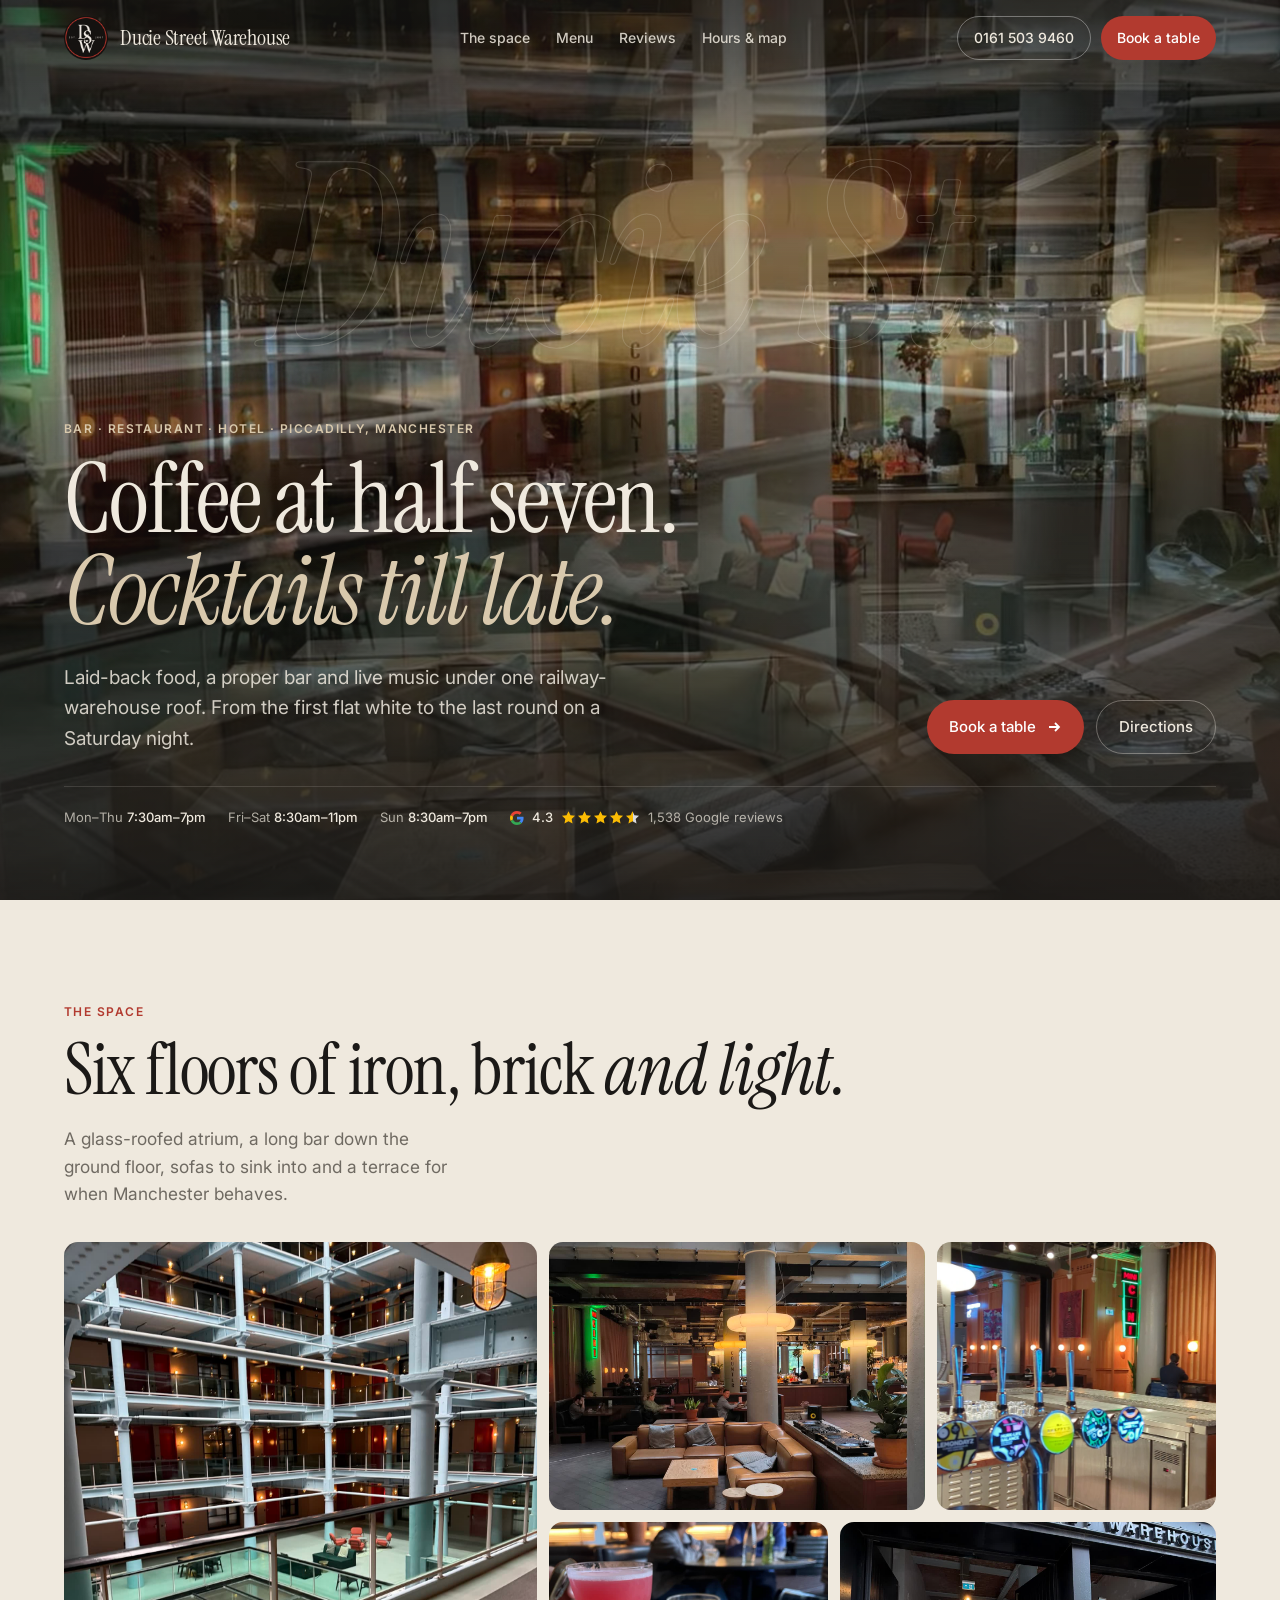
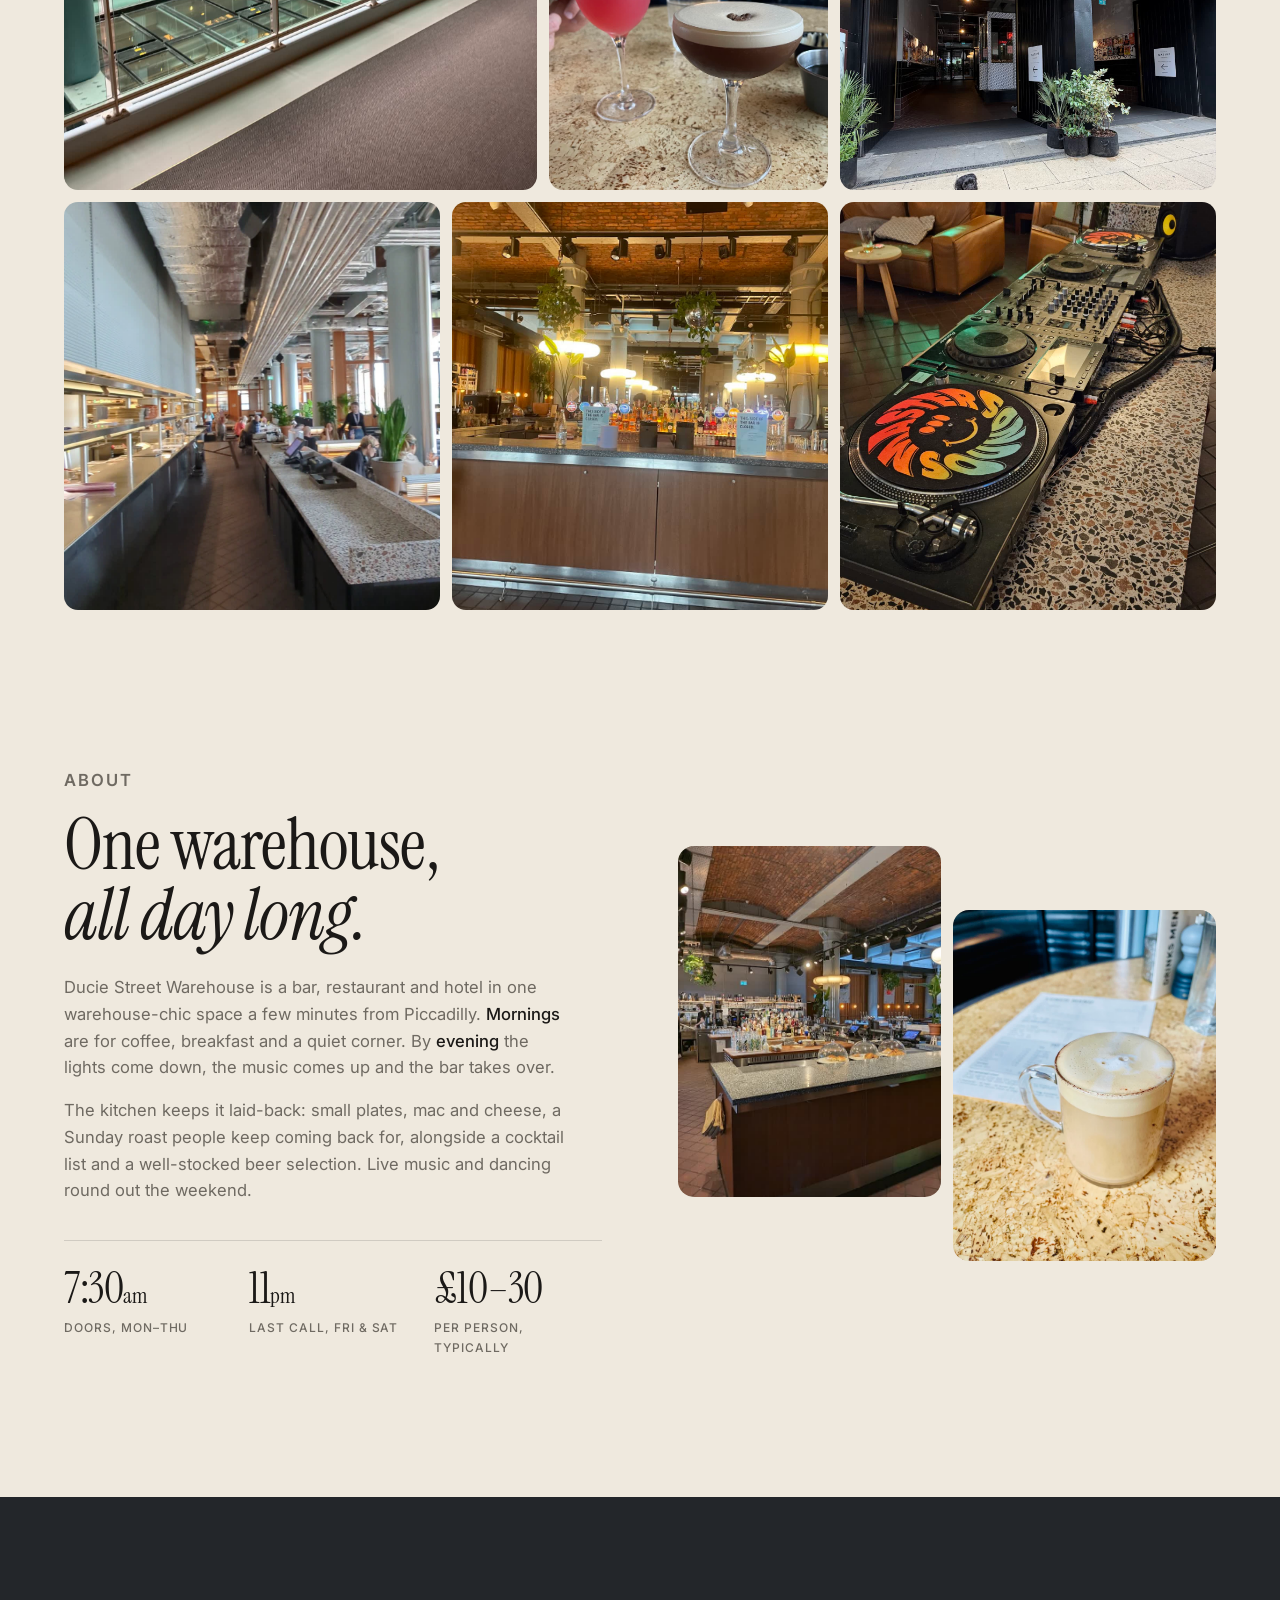
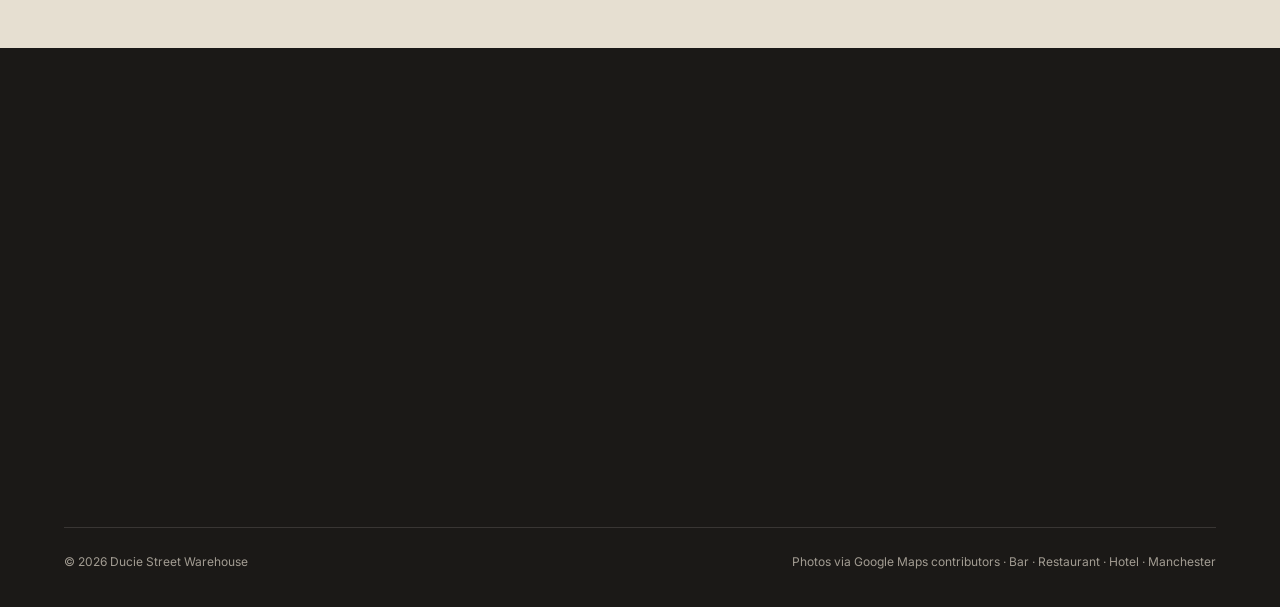
<file: index.html>
<!doctype html>
<html lang="en-GB">
<head>
<meta charset="utf-8">
<meta name="viewport" content="width=device-width, initial-scale=1">
<title>Ducie Street Warehouse, Bar, Restaurant &amp; Hotel, Manchester M1</title>
<meta name="description" content="Ducie Street Warehouse: laid-back food, cocktails and live music in a warehouse-chic bar, restaurant and hotel by Piccadilly, Manchester. Open from 7:30am for coffee and breakfast through to late on Fridays and Saturdays.">
<link rel="canonical" href="https://alfwalk.github.io/ducie-street-warehouse/">
<meta name="theme-color" content="#1b1917">
<link rel="icon" href="favicon.png" type="image/png" sizes="32x32">
<link rel="icon" href="favicon-64.png" type="image/png" sizes="64x64">
<link rel="apple-touch-icon" href="apple-touch-icon.png">

<meta property="og:type" content="website">
<meta property="og:site_name" content="Ducie Street Warehouse">
<meta property="og:title" content="Ducie Street Warehouse, Bar, Restaurant &amp; Hotel, Manchester">
<meta property="og:description" content="Coffee at 7:30am, cocktails till late. A warehouse-chic bar, restaurant and hotel on Ducie Street, Manchester M1 2TP.">
<meta property="og:url" content="https://alfwalk.github.io/ducie-street-warehouse/">
<meta property="og:image" content="https://alfwalk.github.io/ducie-street-warehouse/og.jpg">
<meta property="og:image:width" content="1200">
<meta property="og:image:height" content="630">
<meta property="og:locale" content="en_GB">
<meta name="twitter:card" content="summary_large_image">
<meta name="twitter:title" content="Ducie Street Warehouse, Manchester">
<meta name="twitter:description" content="Coffee at 7:30am, cocktails till late. A warehouse-chic bar, restaurant and hotel on Ducie Street, Manchester M1 2TP.">
<meta name="twitter:image" content="https://alfwalk.github.io/ducie-street-warehouse/og.jpg">

<link rel="preconnect" href="https://fonts.googleapis.com">
<link rel="preconnect" href="https://fonts.gstatic.com" crossorigin>
<link rel="preload" as="image" href="media/poster.jpg">
<link href="https://fonts.googleapis.com/css2?family=Instrument+Serif:ital@0;1&family=Inter:wght@400;500;600&display=swap" rel="stylesheet">

<script type="application/ld+json">
{
  "@context": "https://schema.org",
  "@type": "BarOrPub",
  "name": "Ducie Street Warehouse",
  "url": "https://alfwalk.github.io/ducie-street-warehouse/",
  "image": "https://alfwalk.github.io/ducie-street-warehouse/og.jpg",
  "telephone": "+441615039460",
  "priceRange": "£10–30",
  "servesCuisine": "British",
  "address": {"@type":"PostalAddress","streetAddress":"Ducie Street","addressLocality":"Manchester","postalCode":"M1 2TP","addressCountry":"GB"},
  "geo": {"@type":"GeoCoordinates","latitude":53.4792605,"longitude":-2.2311667},
  "hasMenu": "https://duciestreet.com",
  "acceptsReservations": "https://duciestreet.com",
  "openingHoursSpecification": [
    {"@type":"OpeningHoursSpecification","dayOfWeek":["Monday","Tuesday","Wednesday","Thursday"],"opens":"07:30","closes":"19:00"},
    {"@type":"OpeningHoursSpecification","dayOfWeek":["Friday","Saturday"],"opens":"08:30","closes":"23:00"},
    {"@type":"OpeningHoursSpecification","dayOfWeek":"Sunday","opens":"08:30","closes":"19:00"}
  ],
  "aggregateRating": {"@type":"AggregateRating","ratingValue":"4.3","reviewCount":"1538"}
}
</script>

<link rel="stylesheet" href="styles.css">
</head>
<body>
<svg width="0" height="0" style="position:absolute" aria-hidden="true"><defs><linearGradient id="half"><stop offset="50%" stop-color="#FBBC04"/><stop offset="50%" stop-color="#dadce0"/></linearGradient>
<symbol id="star" viewBox="0 0 20 20"><path d="M10 1.5l2.6 5.6 6.1.7-4.5 4.2 1.2 6-5.4-3-5.4 3 1.2-6L1.3 7.8l6.1-.7z"/></symbol>
<symbol id="glogo" viewBox="0 0 48 48"><path fill="#EA4335" d="M24 9.5c3.5 0 6.6 1.2 9.1 3.6l6.8-6.8C35.8 2.4 30.3 0 24 0 14.6 0 6.5 5.4 2.6 13.3l7.9 6.1C12.4 13.7 17.7 9.5 24 9.5z"/><path fill="#4285F4" d="M46.5 24.5c0-1.6-.1-3.1-.4-4.5H24v9h12.7c-.6 2.9-2.2 5.4-4.7 7.1l7.3 5.7C43.6 37.9 46.5 31.8 46.5 24.5z"/><path fill="#FBBC05" d="M10.5 28.6c-.5-1.4-.8-3-.8-4.6s.3-3.2.8-4.6l-7.9-6.1C.9 16.6 0 20.2 0 24s.9 7.4 2.6 10.7l7.9-6.1z"/><path fill="#34A853" d="M24 48c6.5 0 11.9-2.1 15.9-5.8l-7.3-5.7c-2.1 1.4-4.9 2.3-8.6 2.3-6.3 0-11.6-4.2-13.5-9.9l-7.9 6.1C6.5 42.6 14.6 48 24 48z"/></symbol></defs></svg>

<header class="nav" id="nav">
  <div class="wrap">
    <a class="brand" href="#top" aria-label="Ducie Street Warehouse, home"><span class="mark" aria-hidden="true"><img class="mark-dark" src="media/brand/logo-dark-256.png" alt="" width="40" height="40"><img class="mark-light" src="media/brand/logo-light-256.png" alt="" width="40" height="40"></span><span>Ducie Street Warehouse</span></a>
    <nav class="nav-links" aria-label="Sections">
      <a href="#space">The space</a><a href="menu.html" data-menu>Menu</a><a href="#reviews">Reviews</a><a href="#visit">Hours &amp; map</a>
    </nav>
    <div class="nav-cta">
      <a class="btn btn-line" href="tel:+441615039460">0161 503 9460</a>
      <a class="btn btn-red" href="book.html">Book a table</a>
    </div>
  </div>
</header>

<main id="top">
<section class="hero" aria-label="Welcome">
  <div class="hero-media">
    <video id="heroVideo" autoplay muted loop playsinline preload="metadata" poster="media/poster.jpg" aria-hidden="true">
      <source src="media/hero.webm" type="video/webm" media="(min-width: 700px)">
      <source src="media/hero.mp4" type="video/mp4" media="(min-width: 700px)">
      <source src="media/hero-540.mp4" type="video/mp4">
    </video>
  </div>
  <div class="hero-ghost" aria-hidden="true">Ducie St.</div>
  <div class="hero-content">
    <div class="wrap">
      <p class="eyebrow" style="color:var(--cork)">Bar · Restaurant · Hotel · Piccadilly, Manchester</p>
      <h1 style="margin-top:16px">Coffee at half seven.<br><em>Cocktails till late.</em></h1>
      <div class="hero-sub">
        <p>Laid-back food, a proper bar and live music under one railway-warehouse roof. From the first flat white to the last round on a Saturday night.</p>
        <div class="hero-cta">
          <a class="btn btn-red" href="book.html">Book a table <svg viewBox="0 0 16 16" fill="none" stroke="currentColor" stroke-width="1.8"><path d="M3 8h10M9 4l4 4-4 4"/></svg></a>
          <a class="btn btn-line" href="https://www.google.com/maps/dir/?api=1&destination=Ducie+Street+Warehouse%2C+Ducie+St%2C+Manchester+M1+2TP" target="_blank" rel="noopener">Directions</a>
        </div>
      </div>
      <div class="hero-meta">
        <span>Mon–Thu <b>7:30am–7pm</b></span><span>Fri–Sat <b>8:30am–11pm</b></span><span>Sun <b>8:30am–7pm</b></span>
        <span class="g-badge"><svg width="14" height="14" aria-hidden="true"><use href="#glogo"/></svg><b>4.3</b><span class="stars" aria-label="4.3 out of 5"><svg><use href="#star"/></svg><svg><use href="#star"/></svg><svg><use href="#star"/></svg><svg><use href="#star"/></svg><svg class="half"><use href="#star"/></svg></span>1,538 Google reviews</span>
      </div>
    </div>
  </div>
</section>

<section class="gallery" id="space">
  <div class="wrap">
    <div class="gallery-head reveal">
      <div><p class="eyebrow">The space</p><h2 class="h-lg">Six floors of iron, brick <em>and light.</em></h2></div>
      <p class="lede" style="max-width:36ch;margin:0">A glass-roofed atrium, a long bar down the ground floor, sofas to sink into and a terrace for when Manchester behaves.</p>
    </div>
    <div class="masonry reveal">
      <figure class="tile t1"><img src="media/photos/atrium.jpg" alt="The atrium at Ducie Street Warehouse, six storeys of steel balconies and red railings under a glass roof" loading="lazy"><figcaption>The atrium</figcaption></figure>
      <figure class="tile t2"><img src="media/photos/lounge.jpg" alt="Leather sofas and low tables in the ground-floor lounge" loading="lazy"><figcaption>The lounge</figcaption></figure>
      <figure class="tile t3"><img src="media/photos/taps.jpg" alt="Beer taps at the bar" loading="lazy"><figcaption>The bar</figcaption></figure>
      <figure class="tile t4"><img src="media/photos/dish-cocktails.jpg" alt="Two cocktails on the bar" loading="lazy"><figcaption>Cocktails</figcaption></figure>
      <figure class="tile t5"><img src="media/photos/exterior.jpg" alt="The Ducie Street Warehouse entrance and sign" loading="lazy"><figcaption>Ducie Street</figcaption></figure>
      <figure class="tile t6"><img src="media/photos/hall.jpg" alt="The long ground-floor hall with cast-iron columns and plants" loading="lazy"><figcaption>Ground floor</figcaption></figure>
      <figure class="tile t7"><img src="media/photos/bar.jpg" alt="The bar with greenery hanging above" loading="lazy"><figcaption>The bar</figcaption></figure>
      <figure class="tile t8"><img src="media/photos/dj.jpg" alt="DJ decks set up in the lounge" loading="lazy"><figcaption>Live music</figcaption></figure>
    </div>
  </div>
</section>

<section class="about sec-pad" id="about">
  <div class="wrap about-grid">
    <div class="reveal">
      <p class="eyebrow">About</p>
      <h2 class="h-lg">One warehouse,<br><em>all day long.</em></h2>
      <p>Ducie Street Warehouse is a bar, restaurant and hotel in one warehouse-chic space a few minutes from Piccadilly. <strong>Mornings</strong> are for coffee, breakfast and a quiet corner. By <strong>evening</strong> the lights come down, the music comes up and the bar takes over.</p>
      <p>The kitchen keeps it laid-back: small plates, mac and cheese, a Sunday roast people keep coming back for, alongside a cocktail list and a well-stocked beer selection. Live music and dancing round out the weekend.</p>
      <div class="about-facts">
        <div class="fact"><b>7:30<small style="font-size:.5em">am</small></b><span>Doors, Mon–Thu</span></div>
        <div class="fact"><b>11<small style="font-size:.5em">pm</small></b><span>Last call, Fri &amp; Sat</span></div>
        <div class="fact"><b>£10–30</b><span>Per person, typically</span></div>
      </div>
    </div>
    <div class="about-art reveal">
      <figure><img src="media/photos/interior.jpg" alt="Dining tables beneath exposed brick and pendant lights" loading="lazy"></figure>
      <figure><img src="media/photos/dish-coffee.jpg" alt="A coffee on the cork bar top" loading="lazy"></figure>
    </div>
  </div>
</section>

<section class="menu sec-pad on-dark" id="menu">
  <div class="wrap">
    <div class="menu-head reveal">
      <div><p class="eyebrow">Menu</p><h2 class="h-lg">What people <em>keep ordering.</em></h2></div>
      <p>The dishes Google lists as most popular, photographed by the people who ate them. Full menus and prices on the main site.</p>
    </div>
    <div class="dishes reveal">
      <a class="dish" href="menu.html" data-menu><img src="media/photos/dish-roast.jpg" alt="Roast beef Sunday dinner with Yorkshire puddings" loading="lazy"><span class="pop">Popular</span><span class="cap"><b>Roast Beef Sunday Dinner</b><span>Sundays</span></span></a>
      <a class="dish" href="menu.html" data-menu><img src="media/photos/dish-mac.jpg" alt="DSW macaroni cheese in a bowl" loading="lazy"><span class="pop">Popular</span><span class="cap"><b>DSW Macaroni Cheese</b><span>Comfort, all day</span></span></a>
      <a class="dish" href="menu.html" data-menu><img src="media/photos/dish-fries.jpg" alt="Shoestring fries in a paper cone" loading="lazy"><span class="pop">Popular</span><span class="cap"><b>Shoestring Fries</b><span>Small plates</span></span></a>
      <a class="dish" href="menu.html" data-menu><img src="media/photos/dish-breakfast.jpg" alt="Breakfast plates with hollandaise and greens" loading="lazy"><span class="pop">Popular</span><span class="cap"><b>Breakfast</b><span>Full English · Full Vegan · Eggs</span></span></a>
      <a class="dish" href="menu.html" data-menu><img src="media/photos/dish-flatbread.jpg" alt="Flatbread on a board" loading="lazy"><span class="cap"><b>Flatbread</b><span>To share</span></span></a>
      <a class="dish" href="menu.html" data-menu><img src="media/photos/dish-sticky.jpg" alt="Sticky toffee dessert with sauce" loading="lazy"><span class="cap"><b>Sweet things</b><span>Sticky Toffee Choux Bun · Lemon Bavarois</span></span></a>
      <a class="dish" href="menu.html" data-menu><img src="media/photos/dish-cocktail-trio.jpg" alt="Three cocktails on the bar" loading="lazy"><span class="cap"><b>Cocktails</b><span>From the bar</span></span></a>
      <a class="dish" href="menu.html" data-menu><img src="media/photos/dish-prosecco.jpg" alt="Two glasses of prosecco" loading="lazy"><span class="cap"><b>Prosecco</b><span>By the glass or bottle</span></span></a>
    </div>
    <div class="menu-list reveal">
      <div><h3>Morning</h3><ul><li>Full English Breakfast</li><li>Full Vegan Breakfast</li><li>Scrambled Eggs</li><li>French Toast</li><li>Coffee &amp; Scone</li><li>Flat White · Juice</li></ul></div>
      <div><h3>Small plates</h3><ul><li>Chicken Gyoza, Yuzu Ponzu</li><li>Mini Yorkshire Pudding, Dipping Gravy</li><li>Mini Fondue Sourdough Sticks</li><li>Sourdough &amp; Caramelised Onion Butter</li><li>Shoestring Fries · Flatbread</li></ul></div>
      <div><h3>Mains</h3><ul><li>Roast Beef Sunday Dinner</li><li>DSW Macaroni Cheese</li><li>Pasta of the Day</li><li>Steak</li></ul></div>
      <div><h3>Sweet &amp; drinks</h3><ul><li>Lemon Bavarois &amp; Hibiscus Meringue</li><li>Sticky Toffee Choux Bun</li><li>Prosecco · Cocktails</li><li>Craft beer</li></ul></div>
    </div>
    <div class="menu-foot reveal">
      <span>Menus change with the season, so check before you set your heart on something.</span>
      <a class="btn btn-plaster" href="menu.html" data-menu>View the full menu <svg viewBox="0 0 16 16" fill="none" stroke="currentColor" stroke-width="1.8"><path d="M3 8h10M9 4l4 4-4 4"/></svg></a>
    </div>
  </div>
</section>

<section class="reviews sec-pad" id="reviews">
  <div class="wrap">
    <div class="g-head reveal">
      <div><p class="eyebrow">Google reviews</p><h2 class="h-lg">In their <em>own words.</em></h2></div>
      <div class="g-summary">
        <svg class="glogo" aria-hidden="true"><use href="#glogo"/></svg>
        <div class="score">4.3</div>
        <div class="meta"><span class="stars" aria-label="4.3 out of 5"><svg><use href="#star"/></svg><svg><use href="#star"/></svg><svg><use href="#star"/></svg><svg><use href="#star"/></svg><svg class="half"><use href="#star"/></svg></span><br>1,538 reviews · <a href="https://www.google.com/maps/place/?cid=7298561828098651027" target="_blank" rel="noopener">Read all on Google</a></div>
      </div>
    </div>
    <div class="g-grid">
      <article class="g-card reveal">
        <div class="g-top"><div class="avatar" style="background:#7b1fa2">M</div><div><div class="g-name">Mark Horton Photos</div><div class="g-sub">Local Guide · 79 reviews</div></div><svg class="glogo" aria-hidden="true"><use href="#glogo"/></svg></div>
        <div class="g-rating"><span class="stars"><svg><use href="#star"/></svg><svg><use href="#star"/></svg><svg><use href="#star"/></svg><svg><use href="#star"/></svg><svg><use href="#star"/></svg></span>a year ago</div>
        <p class="g-text">I photographed a wedding here last week and it's got to be one of my favourite wedding venues in Manchester. The decor is amazing, the atmosphere is electric. The bar is huge, the food is amazing.</p>
        <div class="g-foot">Posted on <a href="https://www.google.com/maps/place/?cid=7298561828098651027" target="_blank" rel="noopener">Google</a></div>
      </article>
      <article class="g-card reveal" style="transition-delay:.1s">
        <div class="g-top"><div class="avatar" style="background:#00897b">S</div><div><div class="g-name">Simone Hickling</div><div class="g-sub">Local Guide · 23 reviews</div></div><svg class="glogo" aria-hidden="true"><use href="#glogo"/></svg></div>
        <div class="g-rating"><span class="stars"><svg><use href="#star"/></svg><svg><use href="#star"/></svg><svg><use href="#star"/></svg><svg><use href="#star"/></svg><svg><use href="#star"/></svg></span>6 months ago</div>
        <p class="g-text">Native is a very impressive warehouse apartment hotel. The interior was brilliant, very industrial modern.</p>
        <div class="g-foot">Posted on <a href="https://www.google.com/maps/place/?cid=7298561828098651027" target="_blank" rel="noopener">Google</a></div>
      </article>
      <article class="g-card reveal" style="transition-delay:.2s">
        <div class="g-top"><div class="avatar" style="background:#c62828">R</div><div><div class="g-name">Ralphie</div><div class="g-sub">Local Guide · 663 reviews</div></div><svg class="glogo" aria-hidden="true"><use href="#glogo"/></svg></div>
        <div class="g-rating"><span class="stars"><svg><use href="#star"/></svg><svg><use href="#star"/></svg><svg><use href="#star"/></svg><svg><use href="#star"/></svg><svg class="off"><use href="#star"/></svg></span>a year ago</div>
        <p class="g-text">A large renovated warehouse now operating as a bar and restaurant. It had a funky vibe with live music supplied by an on-site DJ.</p>
        <div class="g-foot">Posted on <a href="https://www.google.com/maps/place/?cid=7298561828098651027" target="_blank" rel="noopener">Google</a></div>
      </article>
    </div>
  </div>
</section>

<section class="visit sec-pad" id="visit">
  <div class="wrap visit-grid">
    <div class="reveal">
      <p class="eyebrow">Hours &amp; where</p>
      <h2 class="h-lg">Find <em>us.</em></h2>
      <div class="open-now" id="openNow"><i></i><span>Checking today's hours…</span></div>
      <ul class="hours" id="hours">
        <li data-d="1"><span>Monday</span><span>7:30am – 7pm</span></li>
        <li data-d="2"><span>Tuesday</span><span>7:30am – 7pm</span></li>
        <li data-d="3"><span>Wednesday</span><span>7:30am – 7pm</span></li>
        <li data-d="4"><span>Thursday</span><span>7:30am – 7pm</span></li>
        <li data-d="5"><span>Friday</span><span>8:30am – 11pm</span></li>
        <li data-d="6"><span>Saturday</span><span>8:30am – 11pm</span></li>
        <li data-d="0"><span>Sunday</span><span>8:30am – 7pm</span></li>
      </ul>
      <p class="hours-note">Hours as listed on Google. Bank holidays and event nights can differ, so ring ahead if you're travelling.</p>
      <div class="addr">
        <h3>Ducie Street, Manchester M1 2TP</h3>
        <p>Ground floor of Native Manchester, off Dale Street, a short walk from Piccadilly station and the Northern Quarter.</p>
        <a class="btn btn-red" href="https://www.google.com/maps/dir/?api=1&destination=Ducie+Street+Warehouse%2C+Ducie+St%2C+Manchester+M1+2TP" target="_blank" rel="noopener">Get directions <svg viewBox="0 0 16 16" fill="none" stroke="currentColor" stroke-width="1.8"><path d="M3 8h10M9 4l4 4-4 4"/></svg></a>
        <a class="btn btn-line" href="tel:+441615039460">Call 0161 503 9460</a>
      </div>
    </div>
    <div class="map reveal">
      <iframe title="Google Map showing Ducie Street Warehouse, Manchester" src="https://www.google.com/maps?q=Ducie+Street+Warehouse,+Ducie+St,+Manchester+M1+2TP&z=16&hl=en&output=embed" loading="lazy" allowfullscreen referrerpolicy="no-referrer-when-downgrade"></iframe>
      <a class="map-link" href="https://www.google.com/maps/dir/?api=1&destination=Ducie+Street+Warehouse%2C+Ducie+St%2C+Manchester+M1+2TP" target="_blank" rel="noopener"><svg width="14" height="14" aria-hidden="true"><use href="#glogo"/></svg>Open in Google Maps</a>
    </div>
  </div>
</section>
</main>

<footer class="site" id="contact">
  <div class="wrap">
    <div class="foot-grid">
      <div class="foot-col reveal">
        <img class="foot-logo" src="media/brand/logo-dark-256.png" alt="Ducie Street Warehouse monogram" width="96" height="96" loading="lazy">
        <h3>See you at <em>the Warehouse.</em></h3>
        <p style="margin-top:18px;max-width:38ch">Walk-ins welcome. For groups, Sunday roast and weekend evenings, booking ahead is the safer bet.</p>
      </div>
      <div class="foot-col reveal">
        <span class="lbl">Call</span>
        <a class="big" href="tel:+441615039460">0161 503 9460</a>
        <span class="lbl" style="margin-top:22px">Book &amp; menus</span>
        <a href="https://duciestreet.com" target="_blank" rel="noopener">duciestreet.com ↗</a>
        <a href="menu.html">Full menu</a>
      </div>
      <div class="foot-col reveal">
        <span class="lbl">Visit</span>
        <a href="https://www.google.com/maps/dir/?api=1&destination=Ducie+Street+Warehouse%2C+Ducie+St%2C+Manchester+M1+2TP" target="_blank" rel="noopener">Ducie Street<br>Manchester M1 2TP ↗</a>
        <span class="lbl" style="margin-top:22px">Open</span>
        <p>Mon–Thu 7:30am–7pm<br>Fri–Sat 8:30am–11pm<br>Sun 8:30am–7pm</p>
      </div>
    </div>
    <div class="foot-bottom">
      <span>© <span id="yr"></span> Ducie Street Warehouse</span>
      <span>Photos via Google Maps contributors · Bar · Restaurant · Hotel · Manchester</span>
    </div>
  </div>
</footer>


<div class="modal" id="menuModal" role="dialog" aria-modal="true" aria-labelledby="menuTitle" hidden>
  <div class="modal-panel">
    <div class="modal-head"><h2 id="menuTitle">The <em>menu.</em></h2><button class="modal-close" id="menuClose" aria-label="Close menu">×</button></div>
    <div class="modal-body">
<div class="menu-sec"><h3>Breakfast &amp; brunch</h3><div class="when">Mon to Thu from 7:30am · Fri to Sun from 8:30am</div><div class="items">
<div class="item"><img src="media/photos/dish-breakfast.jpg" alt="" loading="lazy"><div><b>Full English Breakfast</b><span>Popular</span></div></div>
<div class="item"><div><b>Full Vegan Breakfast</b></div></div>
<div class="item"><div><b>Scrambled Eggs</b></div></div>
<div class="item"><div><b>French Toast</b></div></div>
<div class="item"><img src="media/photos/dish-coffee.jpg" alt="" loading="lazy"><div><b>Coffee &amp; Scone</b></div></div>
<div class="item"><img src="media/photos/dish-coffee.jpg" alt="" loading="lazy"><div><b>Flat White</b></div></div>
<div class="item"><div><b>Juice</b></div></div>
</div></div>
<div class="menu-sec"><h3>Small plates</h3><div class="when">To share, or not</div><div class="items">
<div class="item"><div><b>Chicken Gyoza, Yuzu Ponzu Dipping Sauce</b><span>Popular</span></div></div>
<div class="item"><div><b>Mini Yorkshire Pudding, Dipping Gravy</b><span>Popular</span></div></div>
<div class="item"><div><b>Mini Fondue Sourdough Sticks</b></div></div>
<div class="item"><div><b>Sourdough &amp; Caramelised Onion Butter</b></div></div>
<div class="item"><img src="media/photos/dish-fries.jpg" alt="" loading="lazy"><div><b>Shoestring Fries</b><span>Popular</span></div></div>
<div class="item"><img src="media/photos/dish-flatbread.jpg" alt="" loading="lazy"><div><b>Flatbread</b></div></div>
</div></div>
<div class="menu-sec"><h3>Mains</h3><div class="when">Lunch and dinner</div><div class="items">
<div class="item"><img src="media/photos/dish-roast.jpg" alt="" loading="lazy"><div><b>Roast Beef Sunday Dinner</b><span>Popular · Sundays</span></div></div>
<div class="item"><img src="media/photos/dish-mac.jpg" alt="" loading="lazy"><div><b>DSW Macaroni Cheese</b><span>Popular</span></div></div>
<div class="item"><div><b>Pasta of the Day</b><span>Popular</span></div></div>
<div class="item"><div><b>Steak</b></div></div>
</div></div>
<div class="menu-sec"><h3>Sweet</h3><div class="when">Puddings</div><div class="items">
<div class="item"><div><b>Lemon Bavarois &amp; Hibiscus Meringue</b><span>Popular</span></div></div>
<div class="item"><img src="media/photos/dish-sticky.jpg" alt="" loading="lazy"><div><b>Sticky Toffee Choux Bun</b></div></div>
</div></div>
<div class="menu-sec"><h3>Drinks</h3><div class="when">Bar open until 7pm Sun to Thu, 11pm Fri and Sat</div><div class="items">
<div class="item"><img src="media/photos/dish-cocktail-trio.jpg" alt="" loading="lazy"><div><b>Cocktails</b><span>From the bar</span></div></div>
<div class="item"><img src="media/photos/dish-prosecco.jpg" alt="" loading="lazy"><div><b>Prosecco</b><span>By the glass or bottle</span></div></div>
<div class="item"><img src="media/photos/taps.jpg" alt="" loading="lazy"><div><b>Craft beer</b><span>On tap and by the bottle</span></div></div>
<div class="item"><img src="media/photos/dish-coffee.jpg" alt="" loading="lazy"><div><b>Coffee</b><span>All day</span></div></div>
<div class="item"><div><b>Juice</b></div></div>
</div></div>
<p style="font-size:13px;color:var(--muted);margin:18px 0 0">Menu highlights as listed on Google. Dishes and prices change with the season. Photos are from Google Maps contributors.</p>
    </div>
    <div class="modal-cta"><p>Found something? Tables go quickly on Sundays and weekend evenings.</p><a class="btn btn-red" href="book.html">Book a table <svg viewBox="0 0 16 16" fill="none" stroke="currentColor" stroke-width="1.8"><path d="M3 8h10M9 4l4 4-4 4"/></svg></a></div>
  </div>
</div>

<div class="mobile-bar" id="mobileBar">
  <a class="btn btn-line" href="tel:+441615039460">Call</a>
  <a class="btn btn-line" href="https://www.google.com/maps/dir/?api=1&destination=Ducie+Street+Warehouse%2C+Ducie+St%2C+Manchester+M1+2TP" target="_blank" rel="noopener">Directions</a>
  <a class="btn btn-red" href="book.html">Book</a>
</div>

<script>
(function(){
  var reduce=window.matchMedia('(prefers-reduced-motion: reduce)').matches;
  document.getElementById('yr').textContent=new Date().getFullYear();

  var nav=document.getElementById('nav'),mb=document.getElementById('mobileBar');
  function chrome(){var y=window.scrollY||0;nav.classList.toggle('solid',y>innerHeight*0.85);mb.classList.toggle('show',y>window.innerHeight*0.6)}
  chrome();addEventListener('scroll',chrome,{passive:true});

  if('IntersectionObserver' in window){
    var io=new IntersectionObserver(function(es){es.forEach(function(e){if(e.isIntersecting){e.target.classList.add('in');io.unobserve(e.target)}})},{rootMargin:'0px 0px -10% 0px'});
    document.querySelectorAll('.reveal').forEach(function(el){io.observe(el)});
  }else{document.querySelectorAll('.reveal').forEach(function(el){el.classList.add('in')})}


  // menu modal
  var modal=document.getElementById('menuModal'),lastFocus=null;
  function openMenu(e){if(e)e.preventDefault();lastFocus=document.activeElement;modal.hidden=false;modal.classList.add('open');document.body.classList.add('no-scroll');document.getElementById('menuClose').focus()}
  function closeMenu(){modal.classList.remove('open');modal.hidden=true;document.body.classList.remove('no-scroll');if(lastFocus)lastFocus.focus()}
  document.querySelectorAll('[data-menu]').forEach(function(a){a.addEventListener('click',openMenu)});
  document.getElementById('menuClose').addEventListener('click',closeMenu);
  modal.addEventListener('click',function(e){if(e.target===modal)closeMenu()});
  document.addEventListener('keydown',function(e){if(e.key==='Escape'&&modal.classList.contains('open'))closeMenu()});
  if(location.hash==='#menu-full')openMenu();

  var v=document.getElementById('heroVideo');
  if(v){
    if(reduce){v.removeAttribute('autoplay');v.pause()}
    else{var p=v.play();if(p&&p.catch){p.catch(function(){document.addEventListener('touchstart',function(){v.play()},{once:true,passive:true})})}}
  }

  try{
    var H={0:[8.5,19],1:[7.5,19],2:[7.5,19],3:[7.5,19],4:[7.5,19],5:[8.5,23],6:[8.5,23]};
    var parts=new Intl.DateTimeFormat('en-GB',{timeZone:'Europe/London',weekday:'short',hour:'numeric',minute:'numeric',hour12:false}).formatToParts(new Date());
    var get=function(t){return (parts.find(function(p){return p.type===t})||{}).value};
    var day=['Sun','Mon','Tue','Wed','Thu','Fri','Sat'].indexOf(get('weekday'));
    var now=(parseInt(get('hour'),10)%24)+parseInt(get('minute'),10)/60;
    var o=H[day],el=document.getElementById('openNow'),open=now>=o[0]&&now<o[1];
    el.classList.toggle('on',open);
    var fmt=function(h){var hh=Math.floor(h),mm=h%1?':30':'';return (hh>12?hh-12:hh)+mm+(hh>=12?'pm':'am')};
    el.querySelector('span').textContent=open?'Open now · closes '+fmt(o[1]):(now<o[0]?'Closed · opens '+fmt(o[0])+' today':'Closed now · opens '+fmt(H[(day+1)%7][0])+' tomorrow');
    var li=document.querySelector('.hours li[data-d="'+day+'"]');if(li)li.classList.add('today');
  }catch(e){}
})();
</script>
</body>
</html>
</file>
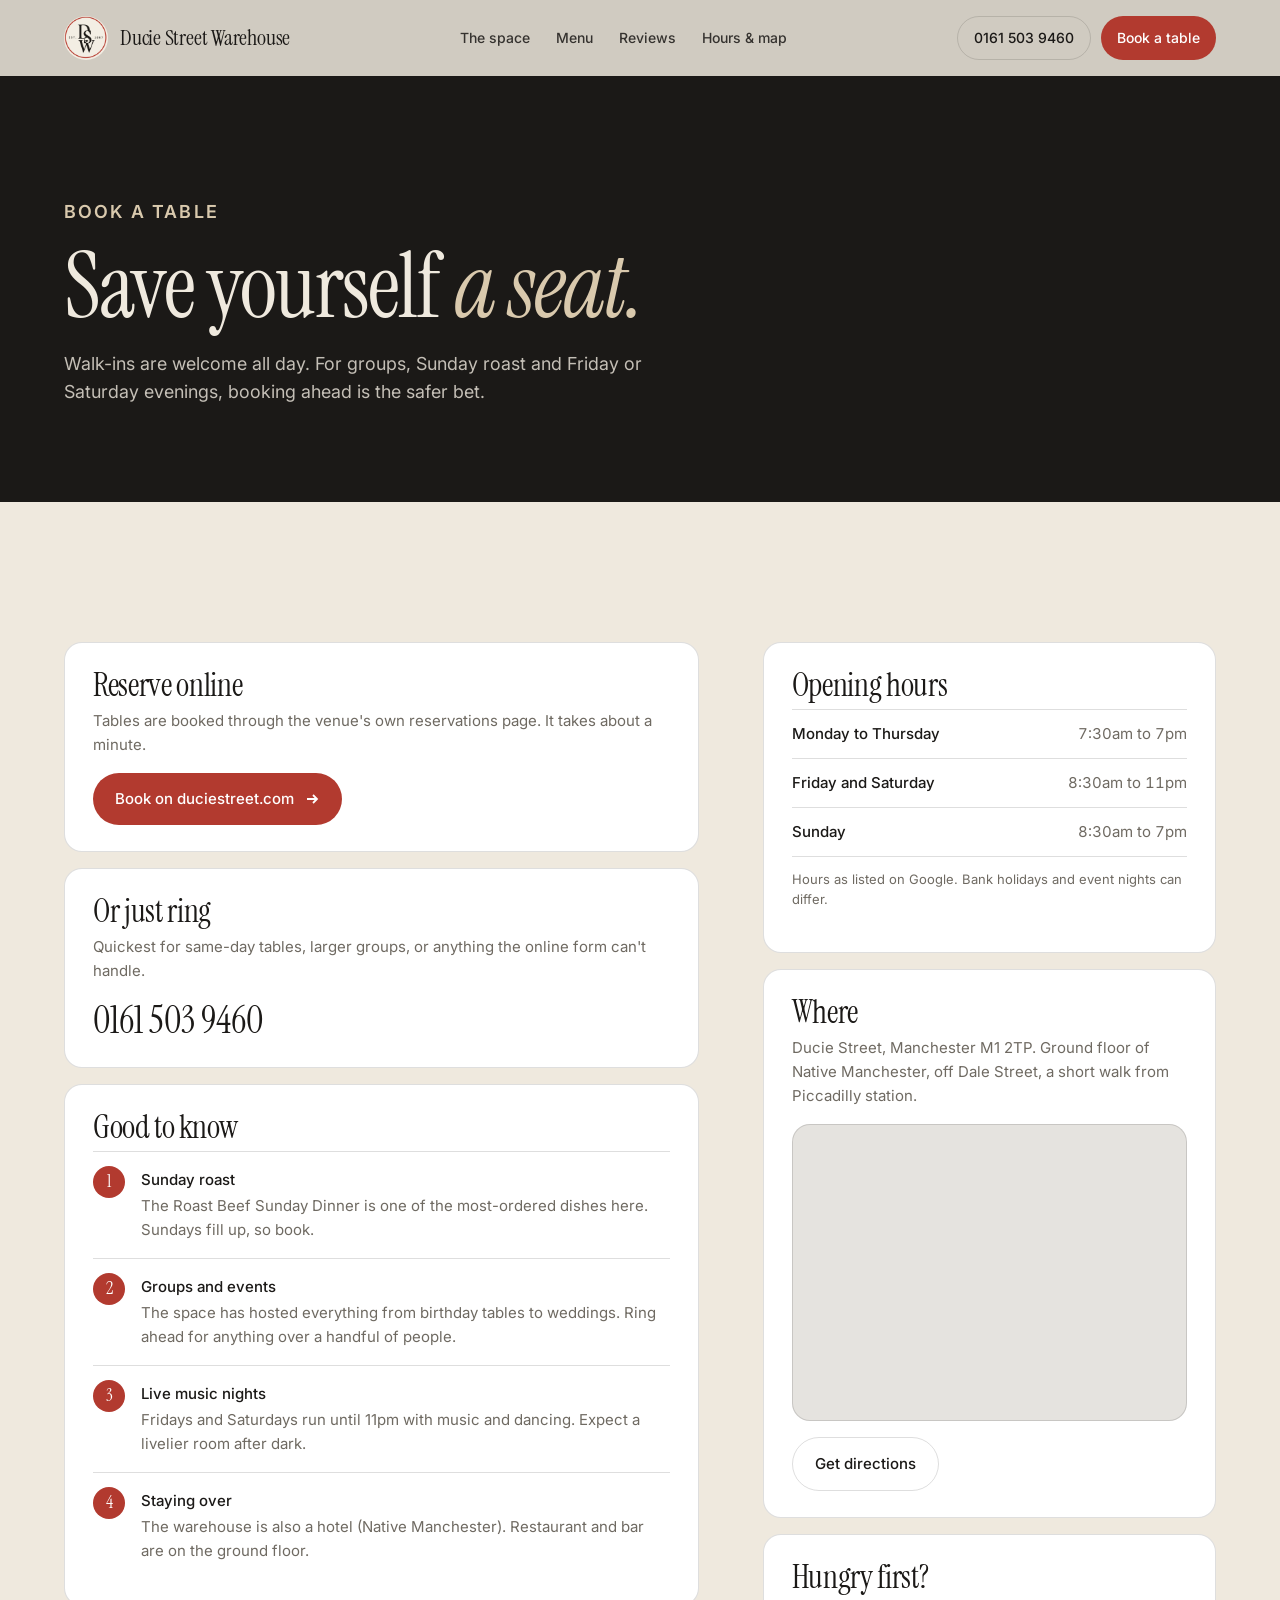
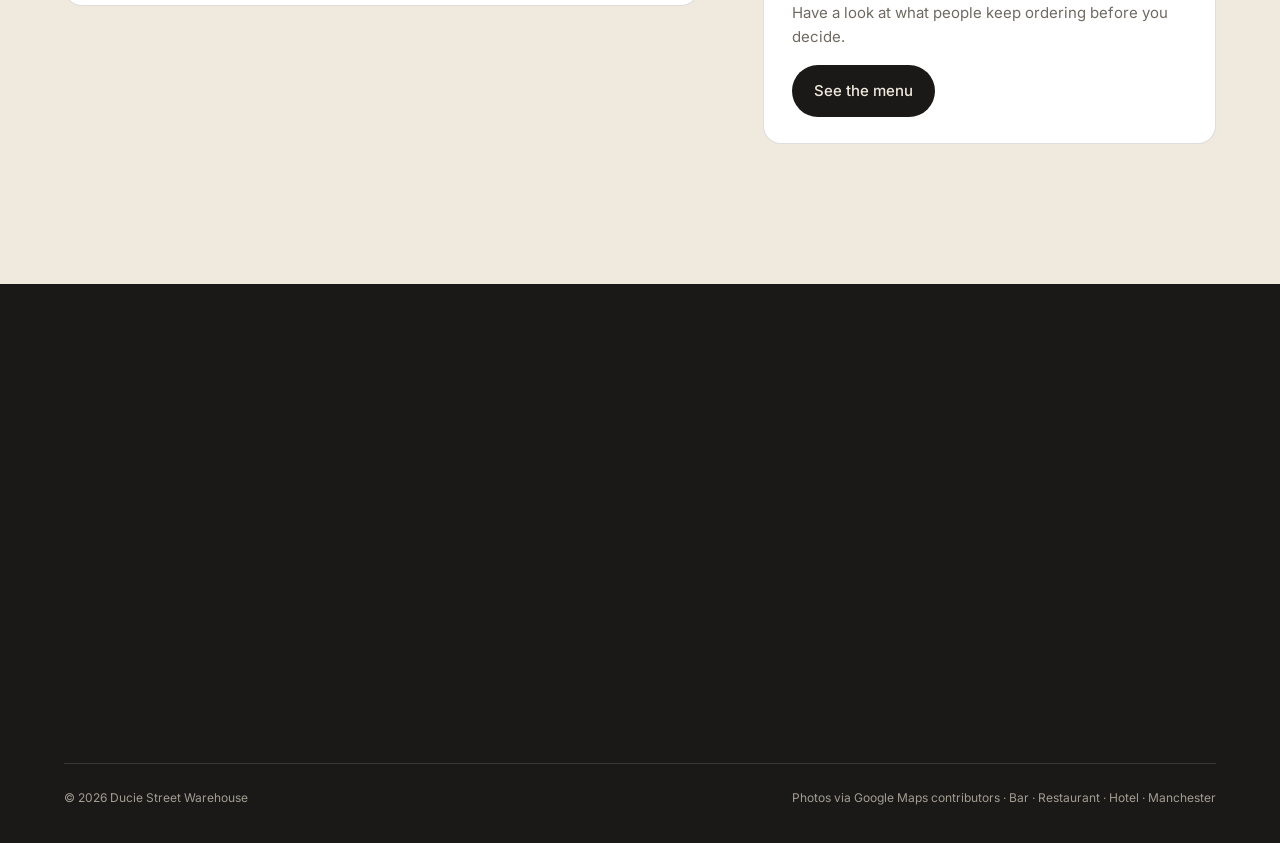
<file: book.html>
<!doctype html>
<html lang="en-GB">
<head>
<meta charset="utf-8">
<meta name="viewport" content="width=device-width, initial-scale=1">
<title>Book a table · Ducie Street Warehouse, Manchester</title>
<meta name="description" content="Reserve a table at Ducie Street Warehouse, Manchester M1. Book online, ring 0161 503 9460, opening hours and directions.">
<link rel="canonical" href="https://alfwalk.github.io/ducie-street-warehouse/book.html">
<meta name="theme-color" content="#1b1917">
<link rel="icon" href="favicon.png" type="image/png" sizes="32x32">
<link rel="icon" href="favicon-64.png" type="image/png" sizes="64x64">
<link rel="apple-touch-icon" href="apple-touch-icon.png">
<meta property="og:type" content="website">
<meta property="og:site_name" content="Ducie Street Warehouse">
<meta property="og:title" content="Book a table · Ducie Street Warehouse, Manchester">
<meta property="og:description" content="Reserve a table at Ducie Street Warehouse, Manchester M1. Book online, ring 0161 503 9460, opening hours and directions.">
<meta property="og:url" content="https://alfwalk.github.io/ducie-street-warehouse/book.html">
<meta property="og:image" content="https://alfwalk.github.io/ducie-street-warehouse/og.jpg">
<meta name="twitter:card" content="summary_large_image">
<link rel="preconnect" href="https://fonts.googleapis.com">
<link rel="preconnect" href="https://fonts.gstatic.com" crossorigin>
<link rel="preload" as="image" href="media/poster.jpg">
<link href="https://fonts.googleapis.com/css2?family=Instrument+Serif:ital@0;1&family=Inter:wght@400;500;600&display=swap" rel="stylesheet">

<script type="application/ld+json">
{
  "@context": "https://schema.org",
  "@type": "BarOrPub",
  "name": "Ducie Street Warehouse",
  "url": "https://alfwalk.github.io/ducie-street-warehouse/",
  "image": "https://alfwalk.github.io/ducie-street-warehouse/og.jpg",
  "telephone": "+441615039460",
  "priceRange": "£10–30",
  "servesCuisine": "British",
  "address": {"@type":"PostalAddress","streetAddress":"Ducie Street","addressLocality":"Manchester","postalCode":"M1 2TP","addressCountry":"GB"},
  "geo": {"@type":"GeoCoordinates","latitude":53.4792605,"longitude":-2.2311667},
  "hasMenu": "https://duciestreet.com",
  "acceptsReservations": "https://duciestreet.com",
  "openingHoursSpecification": [
    {"@type":"OpeningHoursSpecification","dayOfWeek":["Monday","Tuesday","Wednesday","Thursday"],"opens":"07:30","closes":"19:00"},
    {"@type":"OpeningHoursSpecification","dayOfWeek":["Friday","Saturday"],"opens":"08:30","closes":"23:00"},
    {"@type":"OpeningHoursSpecification","dayOfWeek":"Sunday","opens":"08:30","closes":"19:00"}
  ],
  "aggregateRating": {"@type":"AggregateRating","ratingValue":"4.3","reviewCount":"1538"}
}
</script>

<link rel="stylesheet" href="styles.css">
</head>
<body>
<svg width="0" height="0" style="position:absolute" aria-hidden="true"><defs><linearGradient id="half"><stop offset="50%" stop-color="#FBBC04"/><stop offset="50%" stop-color="#dadce0"/></linearGradient>
<symbol id="star" viewBox="0 0 20 20"><path d="M10 1.5l2.6 5.6 6.1.7-4.5 4.2 1.2 6-5.4-3-5.4 3 1.2-6L1.3 7.8l6.1-.7z"/></symbol>
<symbol id="glogo" viewBox="0 0 48 48"><path fill="#EA4335" d="M24 9.5c3.5 0 6.6 1.2 9.1 3.6l6.8-6.8C35.8 2.4 30.3 0 24 0 14.6 0 6.5 5.4 2.6 13.3l7.9 6.1C12.4 13.7 17.7 9.5 24 9.5z"/><path fill="#4285F4" d="M46.5 24.5c0-1.6-.1-3.1-.4-4.5H24v9h12.7c-.6 2.9-2.2 5.4-4.7 7.1l7.3 5.7C43.6 37.9 46.5 31.8 46.5 24.5z"/><path fill="#FBBC05" d="M10.5 28.6c-.5-1.4-.8-3-.8-4.6s.3-3.2.8-4.6l-7.9-6.1C.9 16.6 0 20.2 0 24s.9 7.4 2.6 10.7l7.9-6.1z"/><path fill="#34A853" d="M24 48c6.5 0 11.9-2.1 15.9-5.8l-7.3-5.7c-2.1 1.4-4.9 2.3-8.6 2.3-6.3 0-11.6-4.2-13.5-9.9l-7.9 6.1C6.5 42.6 14.6 48 24 48z"/></symbol></defs></svg>
<header class="nav inner">
  <div class="wrap">
    <a class="brand" href="index.html" aria-label="Ducie Street Warehouse home"><span class="mark" aria-hidden="true"><img class="mark-dark" src="media/brand/logo-dark-256.png" alt="" width="40" height="40"><img class="mark-light" src="media/brand/logo-light-256.png" alt="" width="40" height="40"></span><span>Ducie Street Warehouse</span></a>
    <nav class="nav-links" aria-label="Sections"><a href="index.html#space">The space</a><a href="menu.html">Menu</a><a href="index.html#reviews">Reviews</a><a href="index.html#visit">Hours &amp; map</a></nav>
    <div class="nav-cta"><a class="btn btn-line" href="tel:+441615039460">0161 503 9460</a><a class="btn btn-red" href="book.html">Book a table</a></div>
  </div>
</header>
<main>

<section class="page-hero"><div class="wrap">
  <p class="eyebrow">Book a table</p>
  <h1 style="margin-top:14px">Save yourself <em>a seat.</em></h1>
  <p style="margin-top:20px">Walk-ins are welcome all day. For groups, Sunday roast and Friday or Saturday evenings, booking ahead is the safer bet.</p>
</div></section>
<section class="sec-pad" style="background:var(--plaster)"><div class="wrap book-grid">
  <div class="stack">
    <div class="card">
      <h2>Reserve online</h2>
      <p>Tables are booked through the venue's own reservations page. It takes about a minute.</p>
      <a class="btn btn-red" href="https://duciestreet.com" target="_blank" rel="noopener">Book on duciestreet.com <svg viewBox="0 0 16 16" fill="none" stroke="currentColor" stroke-width="1.8"><path d="M3 8h10M9 4l4 4-4 4"/></svg></a>
    </div>
    <div class="card">
      <h2>Or just ring</h2>
      <p>Quickest for same-day tables, larger groups, or anything the online form can't handle.</p>
      <a class="big" href="tel:+441615039460">0161 503 9460</a>
    </div>
    <div class="card">
      <h2>Good to know</h2>
      <ol class="steps">
        <li><b>Sunday roast</b>The Roast Beef Sunday Dinner is one of the most-ordered dishes here. Sundays fill up, so book.</li>
        <li><b>Groups and events</b>The space has hosted everything from birthday tables to weddings. Ring ahead for anything over a handful of people.</li>
        <li><b>Live music nights</b>Fridays and Saturdays run until 11pm with music and dancing. Expect a livelier room after dark.</li>
        <li><b>Staying over</b>The warehouse is also a hotel (Native Manchester). Restaurant and bar are on the ground floor.</li>
      </ol>
    </div>
  </div>
  <div class="stack">
    <div class="card">
      <h2>Opening hours</h2>
      <ul class="hours">
        <li><span>Monday to Thursday</span><span>7:30am to 7pm</span></li>
        <li><span>Friday and Saturday</span><span>8:30am to 11pm</span></li>
        <li><span>Sunday</span><span>8:30am to 7pm</span></li>
      </ul>
      <p style="margin-top:12px;font-size:13px">Hours as listed on Google. Bank holidays and event nights can differ.</p>
    </div>
    <div class="card">
      <h2>Where</h2>
      <p>Ducie Street, Manchester M1 2TP. Ground floor of Native Manchester, off Dale Street, a short walk from Piccadilly station.</p>
      <div class="map" style="aspect-ratio:4/3;margin-bottom:16px"><iframe title="Google Map showing Ducie Street Warehouse" src="https://www.google.com/maps?q=Ducie+Street+Warehouse,+Ducie+St,+Manchester+M1+2TP&z=16&hl=en&output=embed" loading="lazy" referrerpolicy="no-referrer-when-downgrade"></iframe></div>
      <a class="btn btn-line" href="https://www.google.com/maps/dir/?api=1&destination=Ducie+Street+Warehouse%2C+Ducie+St%2C+Manchester+M1+2TP" target="_blank" rel="noopener">Get directions</a>
    </div>
    <div class="card">
      <h2>Hungry first?</h2>
      <p>Have a look at what people keep ordering before you decide.</p>
      <a class="btn btn-ink" href="menu.html">See the menu</a>
    </div>
  </div>
</div></section>
</main>
<footer class="site" id="contact">
  <div class="wrap">
    <div class="foot-grid">
      <div class="foot-col reveal">
        <img class="foot-logo" src="media/brand/logo-dark-256.png" alt="Ducie Street Warehouse monogram" width="96" height="96" loading="lazy">
        <h3>See you at <em>the Warehouse.</em></h3>
        <p style="margin-top:18px;max-width:38ch">Walk-ins welcome. For groups, Sunday roast and weekend evenings, booking ahead is the safer bet.</p>
      </div>
      <div class="foot-col reveal">
        <span class="lbl">Call</span>
        <a class="big" href="tel:+441615039460">0161 503 9460</a>
        <span class="lbl" style="margin-top:22px">Book &amp; menus</span>
        <a href="https://duciestreet.com" target="_blank" rel="noopener">duciestreet.com ↗</a>
        <a href="menu.html">Full menu</a>
      </div>
      <div class="foot-col reveal">
        <span class="lbl">Visit</span>
        <a href="https://www.google.com/maps/dir/?api=1&destination=Ducie+Street+Warehouse%2C+Ducie+St%2C+Manchester+M1+2TP" target="_blank" rel="noopener">Ducie Street<br>Manchester M1 2TP ↗</a>
        <span class="lbl" style="margin-top:22px">Open</span>
        <p>Mon–Thu 7:30am–7pm<br>Fri–Sat 8:30am–11pm<br>Sun 8:30am–7pm</p>
      </div>
    </div>
    <div class="foot-bottom">
      <span>© <span id="yr"></span> Ducie Street Warehouse</span>
      <span>Photos via Google Maps contributors · Bar · Restaurant · Hotel · Manchester</span>
    </div>
  </div>
</footer>
<script>
(function(){document.getElementById('yr').textContent=new Date().getFullYear();})();
</script>
</body>
</html>
</file>
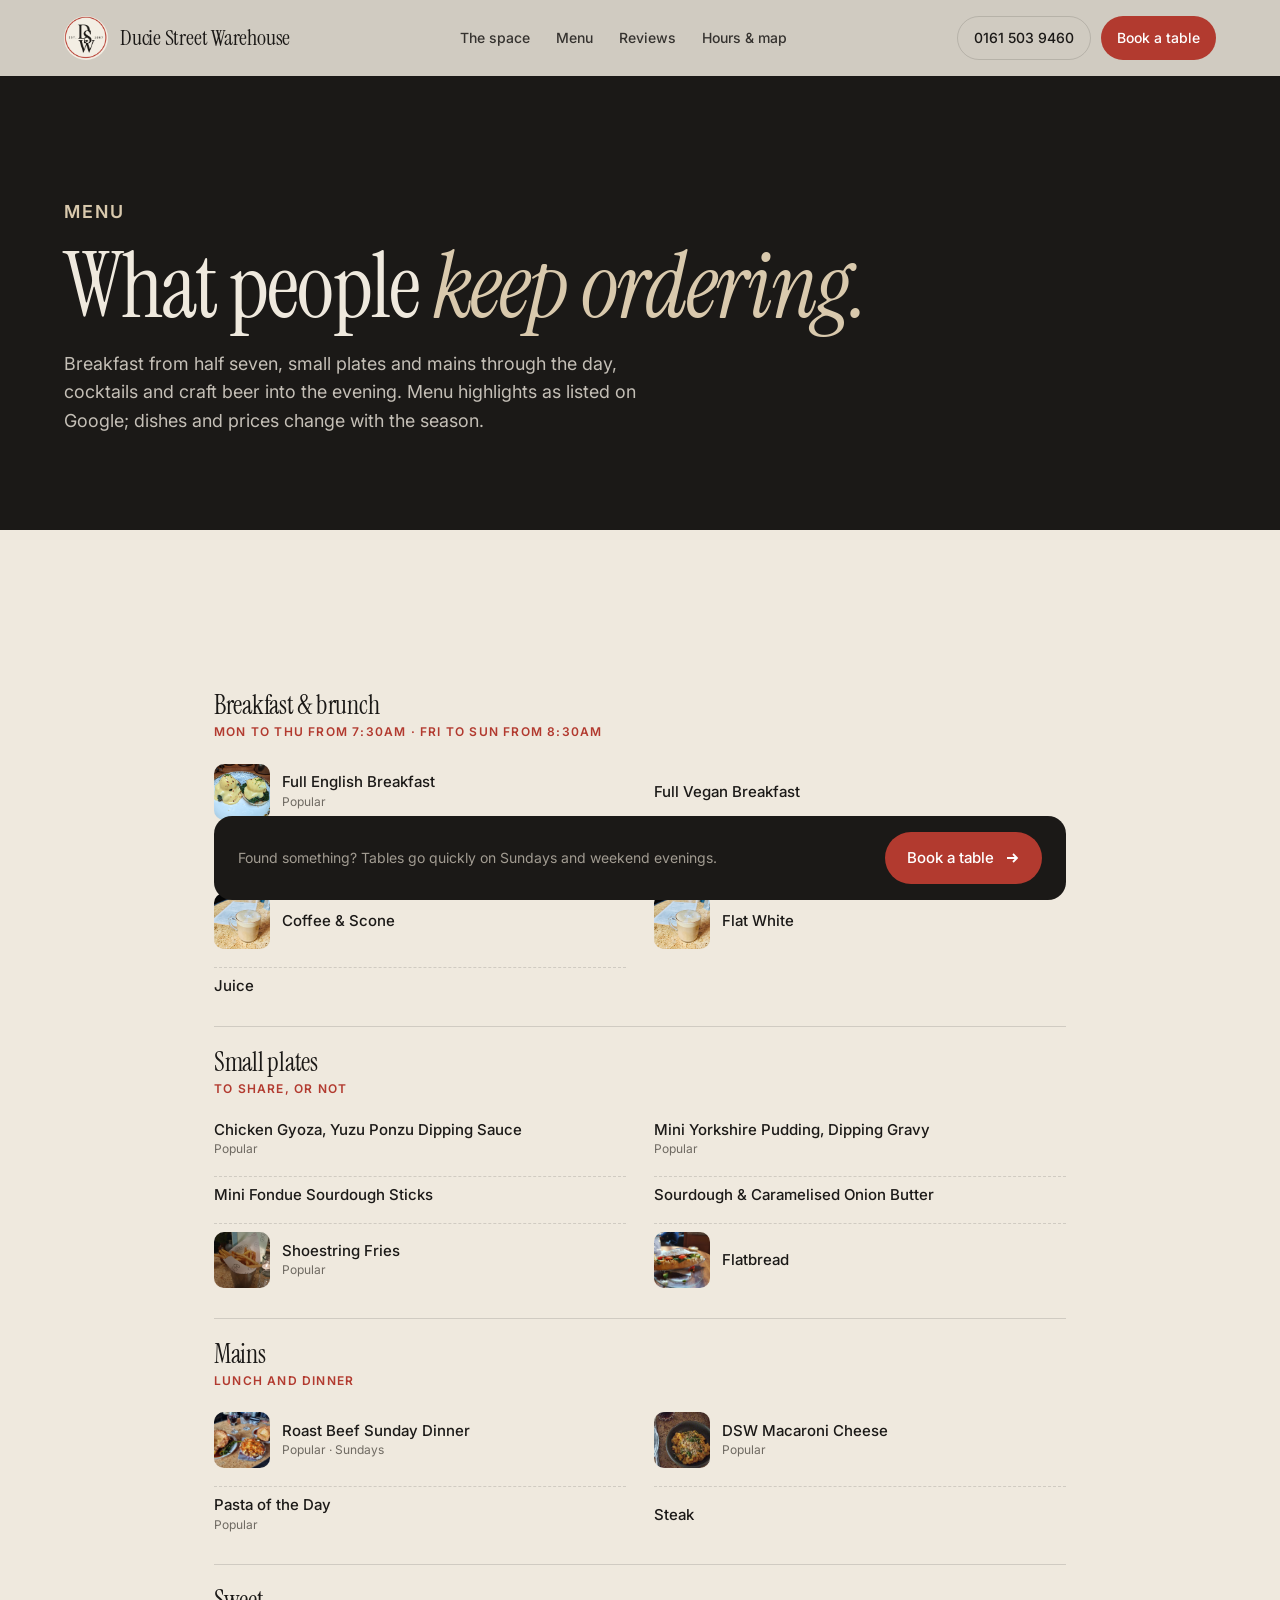
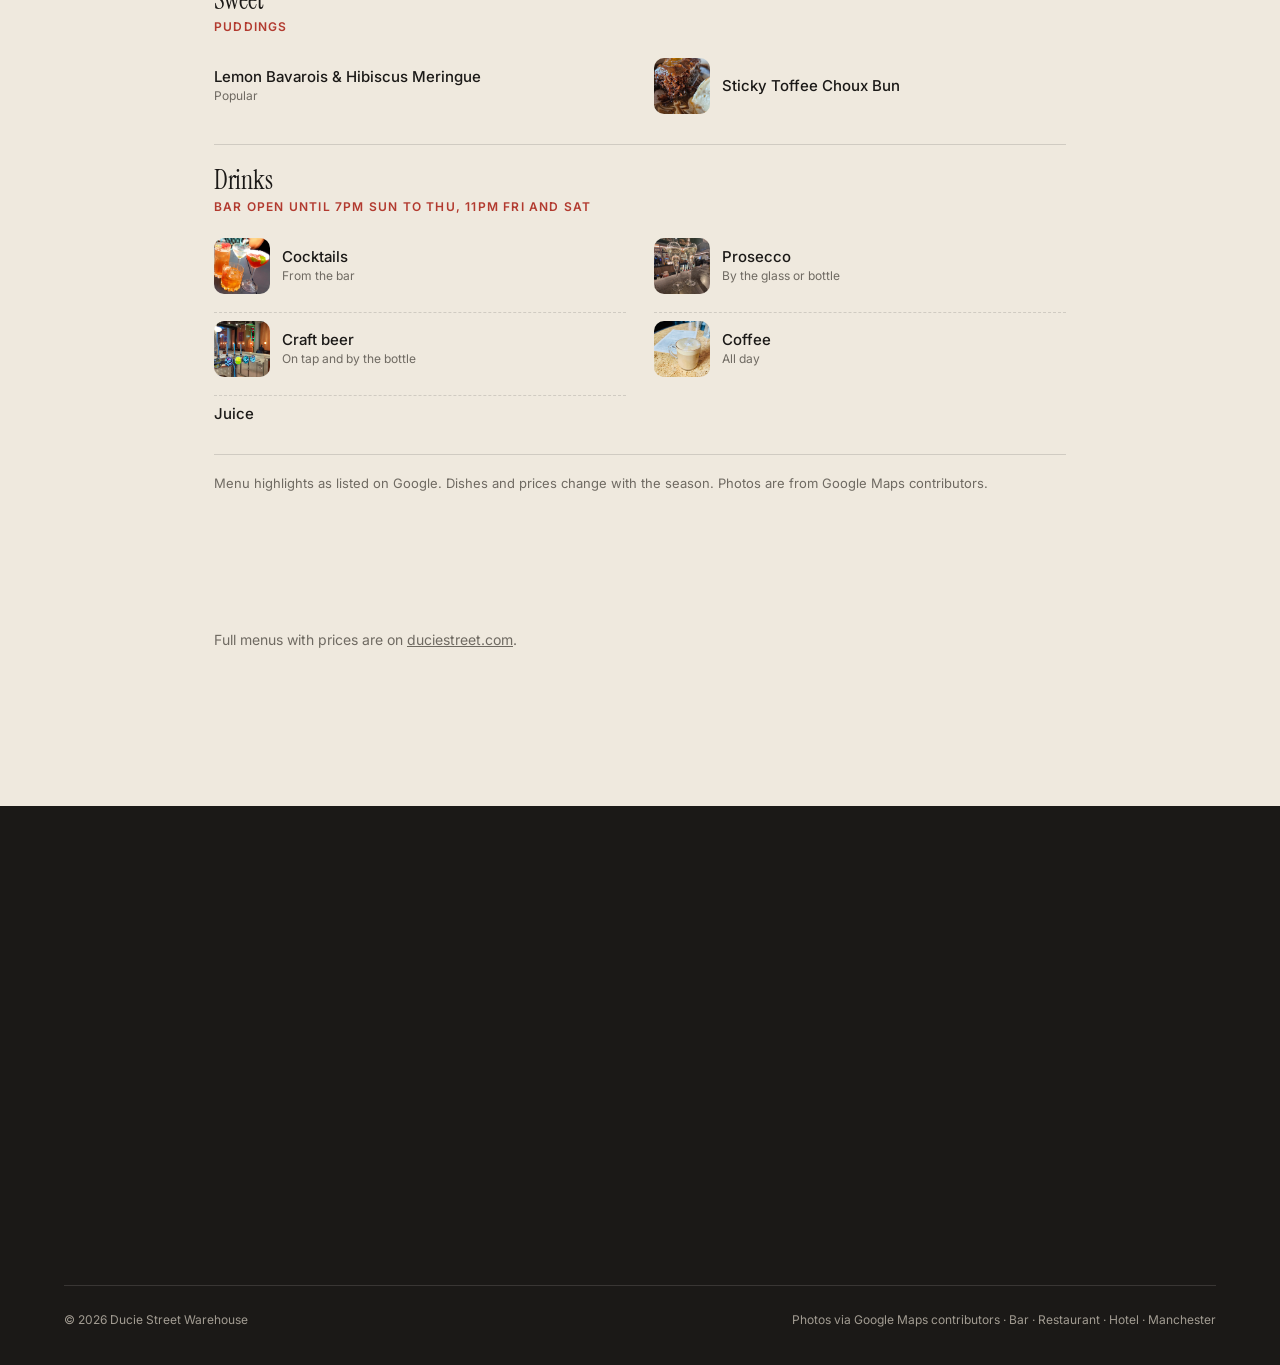
<file: menu.html>
<!doctype html>
<html lang="en-GB">
<head>
<meta charset="utf-8">
<meta name="viewport" content="width=device-width, initial-scale=1">
<title>Menu · Ducie Street Warehouse, Manchester</title>
<meta name="description" content="Menu highlights at Ducie Street Warehouse, Manchester: breakfast, small plates, Sunday roast, DSW macaroni cheese, cocktails and craft beer.">
<link rel="canonical" href="https://alfwalk.github.io/ducie-street-warehouse/menu.html">
<meta name="theme-color" content="#1b1917">
<link rel="icon" href="favicon.png" type="image/png" sizes="32x32">
<link rel="icon" href="favicon-64.png" type="image/png" sizes="64x64">
<link rel="apple-touch-icon" href="apple-touch-icon.png">
<meta property="og:type" content="website">
<meta property="og:site_name" content="Ducie Street Warehouse">
<meta property="og:title" content="Menu · Ducie Street Warehouse, Manchester">
<meta property="og:description" content="Menu highlights at Ducie Street Warehouse, Manchester: breakfast, small plates, Sunday roast, DSW macaroni cheese, cocktails and craft beer.">
<meta property="og:url" content="https://alfwalk.github.io/ducie-street-warehouse/menu.html">
<meta property="og:image" content="https://alfwalk.github.io/ducie-street-warehouse/og.jpg">
<meta name="twitter:card" content="summary_large_image">
<link rel="preconnect" href="https://fonts.googleapis.com">
<link rel="preconnect" href="https://fonts.gstatic.com" crossorigin>
<link rel="preload" as="image" href="media/poster.jpg">
<link href="https://fonts.googleapis.com/css2?family=Instrument+Serif:ital@0;1&family=Inter:wght@400;500;600&display=swap" rel="stylesheet">

<script type="application/ld+json">
{
  "@context": "https://schema.org",
  "@type": "BarOrPub",
  "name": "Ducie Street Warehouse",
  "url": "https://alfwalk.github.io/ducie-street-warehouse/",
  "image": "https://alfwalk.github.io/ducie-street-warehouse/og.jpg",
  "telephone": "+441615039460",
  "priceRange": "£10–30",
  "servesCuisine": "British",
  "address": {"@type":"PostalAddress","streetAddress":"Ducie Street","addressLocality":"Manchester","postalCode":"M1 2TP","addressCountry":"GB"},
  "geo": {"@type":"GeoCoordinates","latitude":53.4792605,"longitude":-2.2311667},
  "hasMenu": "https://duciestreet.com",
  "acceptsReservations": "https://duciestreet.com",
  "openingHoursSpecification": [
    {"@type":"OpeningHoursSpecification","dayOfWeek":["Monday","Tuesday","Wednesday","Thursday"],"opens":"07:30","closes":"19:00"},
    {"@type":"OpeningHoursSpecification","dayOfWeek":["Friday","Saturday"],"opens":"08:30","closes":"23:00"},
    {"@type":"OpeningHoursSpecification","dayOfWeek":"Sunday","opens":"08:30","closes":"19:00"}
  ],
  "aggregateRating": {"@type":"AggregateRating","ratingValue":"4.3","reviewCount":"1538"}
}
</script>

<link rel="stylesheet" href="styles.css">
</head>
<body>
<svg width="0" height="0" style="position:absolute" aria-hidden="true"><defs><linearGradient id="half"><stop offset="50%" stop-color="#FBBC04"/><stop offset="50%" stop-color="#dadce0"/></linearGradient>
<symbol id="star" viewBox="0 0 20 20"><path d="M10 1.5l2.6 5.6 6.1.7-4.5 4.2 1.2 6-5.4-3-5.4 3 1.2-6L1.3 7.8l6.1-.7z"/></symbol>
<symbol id="glogo" viewBox="0 0 48 48"><path fill="#EA4335" d="M24 9.5c3.5 0 6.6 1.2 9.1 3.6l6.8-6.8C35.8 2.4 30.3 0 24 0 14.6 0 6.5 5.4 2.6 13.3l7.9 6.1C12.4 13.7 17.7 9.5 24 9.5z"/><path fill="#4285F4" d="M46.5 24.5c0-1.6-.1-3.1-.4-4.5H24v9h12.7c-.6 2.9-2.2 5.4-4.7 7.1l7.3 5.7C43.6 37.9 46.5 31.8 46.5 24.5z"/><path fill="#FBBC05" d="M10.5 28.6c-.5-1.4-.8-3-.8-4.6s.3-3.2.8-4.6l-7.9-6.1C.9 16.6 0 20.2 0 24s.9 7.4 2.6 10.7l7.9-6.1z"/><path fill="#34A853" d="M24 48c6.5 0 11.9-2.1 15.9-5.8l-7.3-5.7c-2.1 1.4-4.9 2.3-8.6 2.3-6.3 0-11.6-4.2-13.5-9.9l-7.9 6.1C6.5 42.6 14.6 48 24 48z"/></symbol></defs></svg>
<header class="nav inner">
  <div class="wrap">
    <a class="brand" href="index.html" aria-label="Ducie Street Warehouse home"><span class="mark" aria-hidden="true"><img class="mark-dark" src="media/brand/logo-dark-256.png" alt="" width="40" height="40"><img class="mark-light" src="media/brand/logo-light-256.png" alt="" width="40" height="40"></span><span>Ducie Street Warehouse</span></a>
    <nav class="nav-links" aria-label="Sections"><a href="index.html#space">The space</a><a href="menu.html">Menu</a><a href="index.html#reviews">Reviews</a><a href="index.html#visit">Hours &amp; map</a></nav>
    <div class="nav-cta"><a class="btn btn-line" href="tel:+441615039460">0161 503 9460</a><a class="btn btn-red" href="book.html">Book a table</a></div>
  </div>
</header>
<main>

<section class="page-hero"><div class="wrap">
  <p class="eyebrow">Menu</p>
  <h1 style="margin-top:14px">What people <em>keep ordering.</em></h1>
  <p style="margin-top:20px">Breakfast from half seven, small plates and mains through the day, cocktails and craft beer into the evening. Menu highlights as listed on Google; dishes and prices change with the season.</p>
</div></section>
<section class="sec-pad" style="background:var(--plaster)"><div class="wrap" style="max-width:980px">
<div class="menu-sec"><h3>Breakfast &amp; brunch</h3><div class="when">Mon to Thu from 7:30am · Fri to Sun from 8:30am</div><div class="items">
<div class="item"><img src="media/photos/dish-breakfast.jpg" alt="" loading="lazy"><div><b>Full English Breakfast</b><span>Popular</span></div></div>
<div class="item"><div><b>Full Vegan Breakfast</b></div></div>
<div class="item"><div><b>Scrambled Eggs</b></div></div>
<div class="item"><div><b>French Toast</b></div></div>
<div class="item"><img src="media/photos/dish-coffee.jpg" alt="" loading="lazy"><div><b>Coffee &amp; Scone</b></div></div>
<div class="item"><img src="media/photos/dish-coffee.jpg" alt="" loading="lazy"><div><b>Flat White</b></div></div>
<div class="item"><div><b>Juice</b></div></div>
</div></div>
<div class="menu-sec"><h3>Small plates</h3><div class="when">To share, or not</div><div class="items">
<div class="item"><div><b>Chicken Gyoza, Yuzu Ponzu Dipping Sauce</b><span>Popular</span></div></div>
<div class="item"><div><b>Mini Yorkshire Pudding, Dipping Gravy</b><span>Popular</span></div></div>
<div class="item"><div><b>Mini Fondue Sourdough Sticks</b></div></div>
<div class="item"><div><b>Sourdough &amp; Caramelised Onion Butter</b></div></div>
<div class="item"><img src="media/photos/dish-fries.jpg" alt="" loading="lazy"><div><b>Shoestring Fries</b><span>Popular</span></div></div>
<div class="item"><img src="media/photos/dish-flatbread.jpg" alt="" loading="lazy"><div><b>Flatbread</b></div></div>
</div></div>
<div class="menu-sec"><h3>Mains</h3><div class="when">Lunch and dinner</div><div class="items">
<div class="item"><img src="media/photos/dish-roast.jpg" alt="" loading="lazy"><div><b>Roast Beef Sunday Dinner</b><span>Popular · Sundays</span></div></div>
<div class="item"><img src="media/photos/dish-mac.jpg" alt="" loading="lazy"><div><b>DSW Macaroni Cheese</b><span>Popular</span></div></div>
<div class="item"><div><b>Pasta of the Day</b><span>Popular</span></div></div>
<div class="item"><div><b>Steak</b></div></div>
</div></div>
<div class="menu-sec"><h3>Sweet</h3><div class="when">Puddings</div><div class="items">
<div class="item"><div><b>Lemon Bavarois &amp; Hibiscus Meringue</b><span>Popular</span></div></div>
<div class="item"><img src="media/photos/dish-sticky.jpg" alt="" loading="lazy"><div><b>Sticky Toffee Choux Bun</b></div></div>
</div></div>
<div class="menu-sec"><h3>Drinks</h3><div class="when">Bar open until 7pm Sun to Thu, 11pm Fri and Sat</div><div class="items">
<div class="item"><img src="media/photos/dish-cocktail-trio.jpg" alt="" loading="lazy"><div><b>Cocktails</b><span>From the bar</span></div></div>
<div class="item"><img src="media/photos/dish-prosecco.jpg" alt="" loading="lazy"><div><b>Prosecco</b><span>By the glass or bottle</span></div></div>
<div class="item"><img src="media/photos/taps.jpg" alt="" loading="lazy"><div><b>Craft beer</b><span>On tap and by the bottle</span></div></div>
<div class="item"><img src="media/photos/dish-coffee.jpg" alt="" loading="lazy"><div><b>Coffee</b><span>All day</span></div></div>
<div class="item"><div><b>Juice</b></div></div>
</div></div>
<p style="font-size:13px;color:var(--muted);margin:18px 0 0">Menu highlights as listed on Google. Dishes and prices change with the season. Photos are from Google Maps contributors.</p>
<div class="modal-cta" style="border-radius:18px;margin-top:32px"><p>Found something? Tables go quickly on Sundays and weekend evenings.</p><a class="btn btn-red" href="book.html">Book a table <svg viewBox="0 0 16 16" fill="none" stroke="currentColor" stroke-width="1.8"><path d="M3 8h10M9 4l4 4-4 4"/></svg></a></div>
<p style="margin-top:20px;font-size:14px;color:var(--muted)">Full menus with prices are on <a href="https://duciestreet.com" target="_blank" rel="noopener">duciestreet.com</a>.</p>
</div></section>
</main>
<footer class="site" id="contact">
  <div class="wrap">
    <div class="foot-grid">
      <div class="foot-col reveal">
        <img class="foot-logo" src="media/brand/logo-dark-256.png" alt="Ducie Street Warehouse monogram" width="96" height="96" loading="lazy">
        <h3>See you at <em>the Warehouse.</em></h3>
        <p style="margin-top:18px;max-width:38ch">Walk-ins welcome. For groups, Sunday roast and weekend evenings, booking ahead is the safer bet.</p>
      </div>
      <div class="foot-col reveal">
        <span class="lbl">Call</span>
        <a class="big" href="tel:+441615039460">0161 503 9460</a>
        <span class="lbl" style="margin-top:22px">Book &amp; menus</span>
        <a href="https://duciestreet.com" target="_blank" rel="noopener">duciestreet.com ↗</a>
        <a href="menu.html">Full menu</a>
      </div>
      <div class="foot-col reveal">
        <span class="lbl">Visit</span>
        <a href="https://www.google.com/maps/dir/?api=1&destination=Ducie+Street+Warehouse%2C+Ducie+St%2C+Manchester+M1+2TP" target="_blank" rel="noopener">Ducie Street<br>Manchester M1 2TP ↗</a>
        <span class="lbl" style="margin-top:22px">Open</span>
        <p>Mon–Thu 7:30am–7pm<br>Fri–Sat 8:30am–11pm<br>Sun 8:30am–7pm</p>
      </div>
    </div>
    <div class="foot-bottom">
      <span>© <span id="yr"></span> Ducie Street Warehouse</span>
      <span>Photos via Google Maps contributors · Bar · Restaurant · Hotel · Manchester</span>
    </div>
  </div>
</footer>
<script>
(function(){document.getElementById('yr').textContent=new Date().getFullYear();})();
</script>
</body>
</html>
</file>
<file: styles.css>
:root{
  --plaster:#efe9de; --plaster-2:#e6dfd1; --cork:#d9c9ad;
  --ink:#1b1917; --steel:#23262a; --steel-2:#2c3035;
  --red:#b23a2f; --red-deep:#8e2c23; --sage:#7d8a72;
  --muted:#6f6a62; --muted-dark:#a29c92;
  --hair:rgba(27,25,23,.14); --hair-dark:rgba(239,233,222,.14);
  --serif:"Instrument Serif",Georgia,"Times New Roman",serif;
  --sans:"Inter",ui-sans-serif,system-ui,-apple-system,sans-serif;
  --gutter:clamp(20px,5vw,72px); --max:1280px; --ease:cubic-bezier(.2,.7,.2,1);
  --google-yellow:#FBBC04;
}
*{box-sizing:border-box}
html{scroll-behavior:smooth;-webkit-text-size-adjust:100%}
body{margin:0;background:var(--plaster);color:var(--ink);font-family:var(--sans);font-size:16px;line-height:1.6;overflow-x:hidden;-webkit-font-smoothing:antialiased}
img,video,iframe{max-width:100%;display:block}
a{color:inherit}
h1,h2,h3{font-family:var(--serif);font-weight:400;letter-spacing:-.01em;line-height:1;margin:0}
em{font-style:italic}
.wrap{max-width:var(--max);margin:0 auto;padding:0 var(--gutter)}
.eyebrow{font-family:var(--sans);font-size:12px;font-weight:600;letter-spacing:.12em;text-transform:uppercase;color:var(--red)}
.on-dark .eyebrow{color:var(--cork)}
.btn{white-space:nowrap;display:inline-flex;align-items:center;gap:10px;padding:14px 22px;border-radius:999px;font-weight:500;text-decoration:none;font-size:15px;transition:transform .35s var(--ease),background .25s,color .25s,border-color .25s}
.btn:hover{transform:translateY(-2px)}
.btn-red{background:var(--red);color:#fff}
.btn-red:hover{background:var(--red-deep)}
.btn-ink{background:var(--ink);color:var(--plaster)}
.btn-line{border:1px solid var(--hair);color:var(--ink);background:transparent}
.btn-line:hover{border-color:var(--ink)}
.on-dark .btn-line{border-color:var(--hair-dark);color:var(--plaster)}
.on-dark .btn-line:hover{border-color:var(--plaster)}
.btn svg{width:16px;height:16px}
:focus-visible{outline:2px solid var(--red);outline-offset:3px}
.sec-pad{padding:clamp(80px,11vw,140px) 0}
.reveal{opacity:0;transform:translateY(24px);transition:opacity .9s var(--ease),transform .9s var(--ease)}
.reveal.in{opacity:1;transform:none}
.h-lg{font-size:clamp(40px,5.6vw,80px);letter-spacing:-.015em;line-height:.98}
.lede{font-size:clamp(17px,1.35vw,20px);color:var(--muted);max-width:52ch}

/* nav */
.nav{position:fixed;inset:0 0 auto 0;z-index:50;padding:16px 0;color:var(--plaster);transition:background .4s,color .4s,box-shadow .4s}
.nav.solid{background:rgba(239,233,222,.86);backdrop-filter:blur(14px);-webkit-backdrop-filter:blur(14px);color:var(--ink);box-shadow:0 1px 0 var(--hair)}
.nav .wrap{display:flex;align-items:center;justify-content:space-between;gap:20px}
.brand{display:flex;align-items:center;gap:12px;text-decoration:none}
.brand .mark{width:44px;height:44px;border-radius:50%;flex:none;position:relative;overflow:hidden}
.brand .mark img{position:absolute;inset:0;width:100%;height:100%;transition:opacity .3s}
.brand .mark-light{opacity:0}
.nav.solid .mark-light,.nav.inner .mark-light{opacity:1}
.nav.solid .mark-dark,.nav.inner .mark-dark{opacity:0}
.brand span{font-family:var(--serif);font-size:22px;line-height:1;letter-spacing:-.01em}
.nav-links{display:flex;gap:26px;font-size:14px;font-weight:500}
.nav-links a{text-decoration:none;opacity:.85}
.nav-links a:hover{opacity:1}
.nav-cta{display:flex;gap:10px}
.nav-cta .btn{padding:10px 16px;font-size:14px}
.nav .btn-line{border-color:rgba(255,255,255,.35);color:inherit}
.nav.solid .btn-line{border-color:var(--hair)}
@media (max-width:900px){.nav-links{display:none}.nav-cta .btn-line{display:none}}
@media (max-width:480px){.brand span{font-size:19px}}

/* hero */
.hero{position:relative;height:100svh;min-height:620px;overflow:hidden;display:flex;align-items:flex-end;color:var(--plaster);background:var(--ink)}
.hero-media{position:absolute;inset:0}
.hero-media video{width:100%;height:100%;object-fit:cover}
.hero-media::after{content:"";position:absolute;inset:0;background:linear-gradient(180deg,rgba(27,25,23,.65) 0%,rgba(27,25,23,.12) 35%,rgba(27,25,23,.55) 70%,rgba(27,25,23,.92) 100%)}
.hero-ghost{position:absolute;left:0;right:0;top:16%;text-align:center;font-family:var(--serif);font-style:italic;font-size:clamp(90px,20vw,300px);line-height:.9;letter-spacing:-.02em;color:transparent;-webkit-text-stroke:1px rgba(239,233,222,.18);pointer-events:none;user-select:none}
.hero-content{position:relative;z-index:2;width:100%;padding-bottom:clamp(40px,8vh,84px)}
.hero h1{font-size:clamp(52px,7.6vw,120px);line-height:.94;letter-spacing:-.02em;max-width:14ch}
.hero h1 em{color:var(--cork)}
.hero-sub{display:flex;flex-wrap:wrap;align-items:flex-end;justify-content:space-between;gap:24px;margin-top:26px}
.hero-sub p{margin:0;max-width:46ch;font-size:clamp(16px,1.5vw,19px);color:rgba(239,233,222,.85)}
.hero-cta{display:flex;flex-wrap:wrap;gap:12px}
.hero .btn-line{border-color:rgba(239,233,222,.35);color:var(--plaster)}
.hero-meta{display:flex;flex-wrap:wrap;gap:8px 22px;margin-top:32px;padding-top:20px;border-top:1px solid var(--hair-dark);font-size:13px;color:rgba(239,233,222,.7)}
.hero-meta b{color:var(--plaster);font-weight:500}
.g-badge{display:inline-flex;align-items:center;gap:8px}

/* stars */
.stars{display:inline-flex;gap:1px}
.stars svg{width:15px;height:15px;fill:var(--google-yellow)}
.stars svg.half{fill:url(#half)}
.stars svg.off{fill:#dadce0}

/* gallery */
.gallery{background:var(--plaster);padding:clamp(56px,7vw,96px) 0 0}
.gallery-head{display:flex;flex-wrap:wrap;align-items:end;justify-content:space-between;gap:20px;margin-bottom:34px}
.gallery-head h2{margin-top:14px}
.masonry{display:grid;grid-template-columns:repeat(12,1fr);grid-auto-rows:clamp(90px,10vw,150px);gap:12px}
.tile{position:relative;overflow:hidden;border-radius:14px;background:var(--plaster-2);margin:0}
.tile img{width:100%;height:100%;object-fit:cover}
.tile figcaption{position:absolute;left:12px;bottom:10px;font-size:12px;font-weight:500;color:#fff;text-shadow:0 1px 8px rgba(0,0,0,.5);opacity:0;transition:opacity .3s}
.tile:hover figcaption{opacity:1}
.t1{grid-column:span 5;grid-row:span 4}.t2{grid-column:span 4;grid-row:span 2}.t3{grid-column:span 3;grid-row:span 2}.t4{grid-column:span 3;grid-row:span 2}.t5{grid-column:span 4;grid-row:span 2}
.t6{grid-column:span 4;grid-row:span 3}.t7{grid-column:span 4;grid-row:span 3}.t8{grid-column:span 4;grid-row:span 3}
@media (max-width:820px){.masonry{grid-template-columns:repeat(6,1fr);grid-auto-rows:clamp(80px,14vw,120px)}.t1{grid-column:span 6;grid-row:span 3}.t2,.t5,.t3,.t4{grid-column:span 3;grid-row:span 2}.t6,.t7{grid-column:span 3;grid-row:span 3}.t8{display:none}}

/* about */
.about-grid{display:grid;grid-template-columns:1fr 1fr;gap:clamp(40px,6vw,96px);align-items:center}
.about h2{margin:14px 0 24px}
.about p{color:var(--muted);font-size:clamp(16px,1.3vw,18px);max-width:50ch}
.about p strong{color:var(--ink);font-weight:500}
.about-facts{display:grid;grid-template-columns:repeat(3,1fr);gap:18px;margin-top:36px;padding-top:26px;border-top:1px solid var(--hair)}
.fact b{display:block;font-family:var(--serif);font-weight:400;font-size:clamp(30px,3.4vw,48px);line-height:1;letter-spacing:-.01em}
.fact span{display:block;font-size:12px;letter-spacing:.08em;text-transform:uppercase;color:var(--muted);margin-top:8px;font-weight:500}
.about-art{display:grid;grid-template-columns:1fr 1fr;gap:12px;align-items:start}
.about-art figure{margin:0;border-radius:16px;overflow:hidden;aspect-ratio:3/4;background:var(--plaster-2)}
.about-art figure:nth-child(2){margin-top:64px}
.about-art img{width:100%;height:100%;object-fit:cover}
@media (max-width:900px){.about-grid{grid-template-columns:1fr}.about-art figure:nth-child(2){margin-top:40px}}

/* menu */
.menu{background:var(--steel);color:var(--plaster)}
.menu-head{display:grid;grid-template-columns:1fr auto;gap:24px;align-items:end;margin-bottom:clamp(36px,4vw,56px)}
.menu-head h2{margin-top:14px}
.menu-head p{margin:0;max-width:42ch;color:var(--muted-dark)}
.dishes{display:grid;grid-template-columns:repeat(4,1fr);gap:14px}
.dish{position:relative;border-radius:16px;overflow:hidden;background:var(--steel-2);aspect-ratio:4/5;text-decoration:none;color:#fff;isolation:isolate;display:block}
.dish img{position:absolute;inset:0;width:100%;height:100%;object-fit:cover;transform:scale(1.06);transition:transform 1.2s var(--ease)}
.dish:hover img{transform:scale(1.12)}
.dish::after{content:"";position:absolute;inset:0;background:linear-gradient(180deg,rgba(27,25,23,0) 40%,rgba(27,25,23,.85) 100%)}
.dish .cap{position:absolute;left:18px;right:18px;bottom:16px;z-index:2}
.dish .cap b{display:block;font-family:var(--serif);font-weight:400;font-size:clamp(22px,2vw,28px);line-height:1.05;letter-spacing:-.01em}
.dish .cap span{display:block;margin-top:6px;font-size:12px;color:rgba(255,255,255,.75)}
.dish .pop{position:absolute;top:14px;left:14px;z-index:2;font-size:11px;font-weight:600;letter-spacing:.08em;text-transform:uppercase;background:rgba(239,233,222,.92);color:var(--ink);padding:6px 10px;border-radius:999px}
.menu-list{margin-top:40px;display:grid;grid-template-columns:repeat(4,1fr);gap:28px;padding-top:32px;border-top:1px solid var(--hair-dark)}
.menu-list h3{font-size:24px;margin-bottom:12px}
.menu-list ul{list-style:none;margin:0;padding:0;font-size:15px;color:var(--muted-dark)}
.menu-list li{padding:6px 0;border-top:1px solid var(--hair-dark)}
.menu-list li:first-child{border-top:0;padding-top:0}
.menu-foot{display:flex;flex-wrap:wrap;gap:16px;align-items:center;justify-content:space-between;margin-top:40px;font-size:14px;color:var(--muted-dark)}
.btn-plaster{background:var(--plaster);color:var(--ink)}
@media (max-width:1000px){.dishes{grid-template-columns:repeat(2,1fr)}.menu-list{grid-template-columns:repeat(2,1fr)}}
@media (max-width:560px){.menu-head{grid-template-columns:1fr}.dishes{gap:10px}.menu-list{grid-template-columns:1fr}}

/* reviews - Google style */
.g-head{display:flex;flex-wrap:wrap;align-items:end;justify-content:space-between;gap:24px;margin-bottom:34px}
.g-head h2{margin-top:14px}
.g-summary{display:flex;align-items:center;gap:18px;background:#fff;border:1px solid var(--hair);border-radius:16px;padding:16px 20px}
.g-summary .glogo{width:28px;height:28px;flex:none}
.g-summary .score{font-weight:600;font-size:34px;line-height:1;color:#202124}
.g-summary .meta{font-size:13px;color:#5f6368;line-height:1.5}
.g-summary .meta a{color:#1a73e8;text-decoration:none;font-weight:500}
.g-summary .meta a:hover{text-decoration:underline}
.g-grid{display:grid;grid-template-columns:repeat(3,1fr);gap:16px}
.g-card{background:#fff;border:1px solid var(--hair);border-radius:16px;padding:20px 22px;display:flex;flex-direction:column;gap:12px;color:#202124;box-shadow:0 1px 2px rgba(60,64,67,.08)}
.g-top{display:flex;align-items:center;gap:12px}
.avatar{width:40px;height:40px;border-radius:50%;display:grid;place-items:center;color:#fff;font-weight:600;font-size:16px;flex:none}
.g-name{font-size:14px;font-weight:500;line-height:1.2}
.g-sub{font-size:12px;color:#5f6368;margin-top:2px}
.g-top .glogo{margin-left:auto;width:20px;height:20px}
.g-rating{display:flex;align-items:center;gap:8px;font-size:12px;color:#5f6368}
.g-text{font-size:14px;line-height:1.55;color:#3c4043;margin:0}
.g-foot{margin-top:auto;font-size:12px;color:#5f6368;padding-top:8px}
.g-foot a{color:#1a73e8;text-decoration:none}
.g-foot a:hover{text-decoration:underline}
@media (max-width:900px){.g-grid{grid-template-columns:1fr}}

/* visit */
.visit{background:var(--plaster-2)}
.visit-grid{display:grid;grid-template-columns:5fr 7fr;gap:clamp(32px,5vw,72px);align-items:start}
.visit h2{margin:14px 0 24px}
.hours{list-style:none;margin:0;padding:0;border-top:1px solid var(--hair)}
.hours li{display:flex;justify-content:space-between;gap:16px;padding:12px 0;border-bottom:1px solid var(--hair);font-size:15px}
.hours li span:first-child{font-weight:500}
.hours li span:last-child{color:var(--muted);font-variant-numeric:tabular-nums}
.hours li.today,.hours li.today span:last-child{color:var(--red)}
.hours li.today span:last-child{font-weight:500}
.open-now{display:inline-flex;align-items:center;gap:8px;margin-bottom:14px;font-size:13px;font-weight:500}
.open-now i{width:8px;height:8px;border-radius:50%;background:#9aa0a6}
.open-now.on i{background:#1e8e3e;box-shadow:0 0 0 4px rgba(30,142,62,.18)}
.hours-note{margin-top:14px;font-size:13px;color:var(--muted)}
.addr{margin-top:28px;padding-top:24px;border-top:1px solid var(--hair)}
.addr h3{font-size:clamp(24px,2.4vw,32px);margin-bottom:10px}
.addr p{margin:0 0 18px;color:var(--muted);font-size:15px}
.addr .btn{margin:0 8px 8px 0}
.map{position:relative;border-radius:18px;overflow:hidden;background:#e5e3df;border:1px solid var(--hair);width:100%;aspect-ratio:4/3}
.map iframe{position:absolute;inset:0;width:100%;height:100%;border:0}
.map .map-link{position:absolute;left:14px;bottom:14px;z-index:2;background:#fff;color:#1a73e8;font-size:13px;font-weight:500;text-decoration:none;padding:9px 14px;border-radius:999px;box-shadow:0 1px 3px rgba(60,64,67,.3);display:inline-flex;align-items:center;gap:8px}
@media (max-width:900px){.visit-grid{grid-template-columns:1fr}}

/* footer */
footer.site{background:var(--ink);color:var(--plaster);padding:clamp(64px,8vw,110px) 0 36px}
.foot-grid{display:grid;grid-template-columns:1.4fr 1fr 1fr;gap:40px;align-items:start}
.foot-grid h3{font-size:clamp(34px,4vw,58px);line-height:.98;max-width:14ch}
.foot-grid h3 em{color:var(--cork)}
.foot-col p,.foot-col a{margin:0;color:rgba(239,233,222,.72);font-size:15px;text-decoration:none;display:block;line-height:1.7}
.foot-col a:hover{color:var(--plaster)}
.foot-col .lbl{font-size:11px;letter-spacing:.12em;text-transform:uppercase;color:var(--muted-dark);margin-bottom:10px;display:block;font-weight:600}
.foot-col .big{font-family:var(--serif);font-size:clamp(24px,2.4vw,32px);color:var(--plaster);line-height:1.15}
.foot-bottom{display:flex;flex-wrap:wrap;justify-content:space-between;gap:12px;margin-top:64px;padding-top:24px;border-top:1px solid var(--hair-dark);font-size:12px;color:var(--muted-dark)}
@media (max-width:820px){.foot-grid{grid-template-columns:1fr}}

/* mobile bar */
.mobile-bar{position:fixed;left:12px;right:12px;bottom:12px;z-index:60;display:none;gap:8px;padding:8px;border-radius:999px;background:rgba(27,25,23,.9);backdrop-filter:blur(14px);-webkit-backdrop-filter:blur(14px);transform:translateY(120%);transition:transform .5s var(--ease)}
.mobile-bar.show{transform:none}
.mobile-bar .btn{flex:1;justify-content:center;padding:12px 10px;font-size:14px}
.mobile-bar .btn-line{border-color:rgba(239,233,222,.3);color:var(--plaster)}
@media (max-width:640px){.mobile-bar{display:flex}footer.site{padding-bottom:96px}}

@media (prefers-reduced-motion:reduce){
  html{scroll-behavior:auto}
  .reveal{opacity:1;transform:none;transition:none}
  .btn,.dish img{transition:none}
}

/* menu modal */
.modal{position:fixed;inset:0;z-index:100;display:none;align-items:flex-end;justify-content:center;background:rgba(27,25,23,.6);backdrop-filter:blur(6px);-webkit-backdrop-filter:blur(6px);padding:0}
.modal.open{display:flex}
.modal-panel{background:var(--plaster);color:var(--ink);width:100%;max-width:980px;max-height:92svh;border-radius:22px 22px 0 0;overflow:auto;box-shadow:0 -20px 60px rgba(0,0,0,.3);position:relative}
@media (min-width:700px){.modal{align-items:center;padding:24px}.modal-panel{border-radius:22px;max-height:88vh}}
.modal-head{position:sticky;top:0;z-index:2;display:flex;align-items:center;justify-content:space-between;gap:16px;padding:18px 24px;background:rgba(239,233,222,.92);backdrop-filter:blur(10px);-webkit-backdrop-filter:blur(10px);border-bottom:1px solid var(--hair)}
.modal-head h2{font-size:30px}
.modal-close{width:40px;height:40px;border-radius:50%;border:1px solid var(--hair);background:#fff;display:grid;place-items:center;cursor:pointer;font-size:20px;line-height:1;color:var(--ink)}
.modal-body{padding:8px 24px 24px}
.menu-sec{padding:22px 0;border-bottom:1px solid var(--hair)}
.menu-sec:last-of-type{border-bottom:0}
.menu-sec h3{font-size:26px;margin-bottom:4px}
.menu-sec .when{font-size:12px;font-weight:600;letter-spacing:.1em;text-transform:uppercase;color:var(--red);margin-bottom:14px}
.items{display:grid;grid-template-columns:1fr 1fr;gap:10px 28px}
.item{display:flex;gap:12px;align-items:center;padding:8px 0;border-top:1px dashed var(--hair)}
.item:nth-child(-n+2){border-top:0}
.item img{width:56px;height:56px;border-radius:10px;object-fit:cover;flex:none}
.item .ph{width:56px;height:56px;border-radius:10px;background:var(--plaster-2);flex:none;display:grid;place-items:center;color:var(--muted);font-family:var(--serif);font-size:22px}
.item b{display:block;font-weight:500;font-size:15px;line-height:1.3}
.item span{display:block;font-size:12px;color:var(--muted)}
.modal-cta{position:sticky;bottom:0;background:var(--ink);color:var(--plaster);padding:16px 24px;display:flex;flex-wrap:wrap;gap:12px;align-items:center;justify-content:space-between}
.modal-cta p{margin:0;font-size:14px;color:var(--muted-dark)}
@media (max-width:640px){.items{grid-template-columns:1fr}.item:nth-child(2){border-top:1px dashed var(--hair)}}
body.no-scroll{overflow:hidden}

/* inner pages */
.page-hero{background:var(--ink);color:var(--plaster);padding:clamp(120px,16vw,180px) 0 clamp(48px,6vw,80px)}
.page-hero h1{font-size:clamp(48px,7vw,104px);line-height:.95;letter-spacing:-.02em}
.page-hero h1 em{color:var(--cork)}
.page-hero p{max-width:56ch;color:rgba(239,233,222,.8);font-size:clamp(16px,1.4vw,19px)}
.page-hero .eyebrow{color:var(--cork)}
.book-grid{display:grid;grid-template-columns:7fr 5fr;gap:clamp(32px,5vw,72px);align-items:start}
.card{background:#fff;border:1px solid var(--hair);border-radius:18px;padding:26px 28px}
.card h2{font-size:32px;margin-bottom:8px}
.card p{color:var(--muted);margin:0 0 16px;font-size:15px}
.card .big{font-family:var(--serif);font-size:clamp(28px,3vw,40px);color:var(--ink);text-decoration:none;display:block;line-height:1.1}
.steps{list-style:none;margin:0;padding:0;counter-reset:s}
.steps li{position:relative;padding:16px 0 16px 48px;border-top:1px solid var(--hair);counter-increment:s;font-size:15px;color:var(--muted)}
.steps li b{display:block;color:var(--ink);font-weight:500;margin-bottom:2px}
.steps li::before{content:counter(s);position:absolute;left:0;top:14px;width:32px;height:32px;border-radius:50%;background:var(--red);color:#fff;display:grid;place-items:center;font-family:var(--serif);font-size:18px}
.stack{display:grid;gap:16px}
@media (max-width:900px){.book-grid{grid-template-columns:1fr}}
.nav.inner{color:var(--ink);background:rgba(239,233,222,.86);backdrop-filter:blur(14px);-webkit-backdrop-filter:blur(14px);box-shadow:0 1px 0 var(--hair)}
.nav.inner .btn-line{border-color:var(--hair)}

.foot-logo{width:96px;height:96px;border-radius:50%;margin-bottom:22px}
</file>
